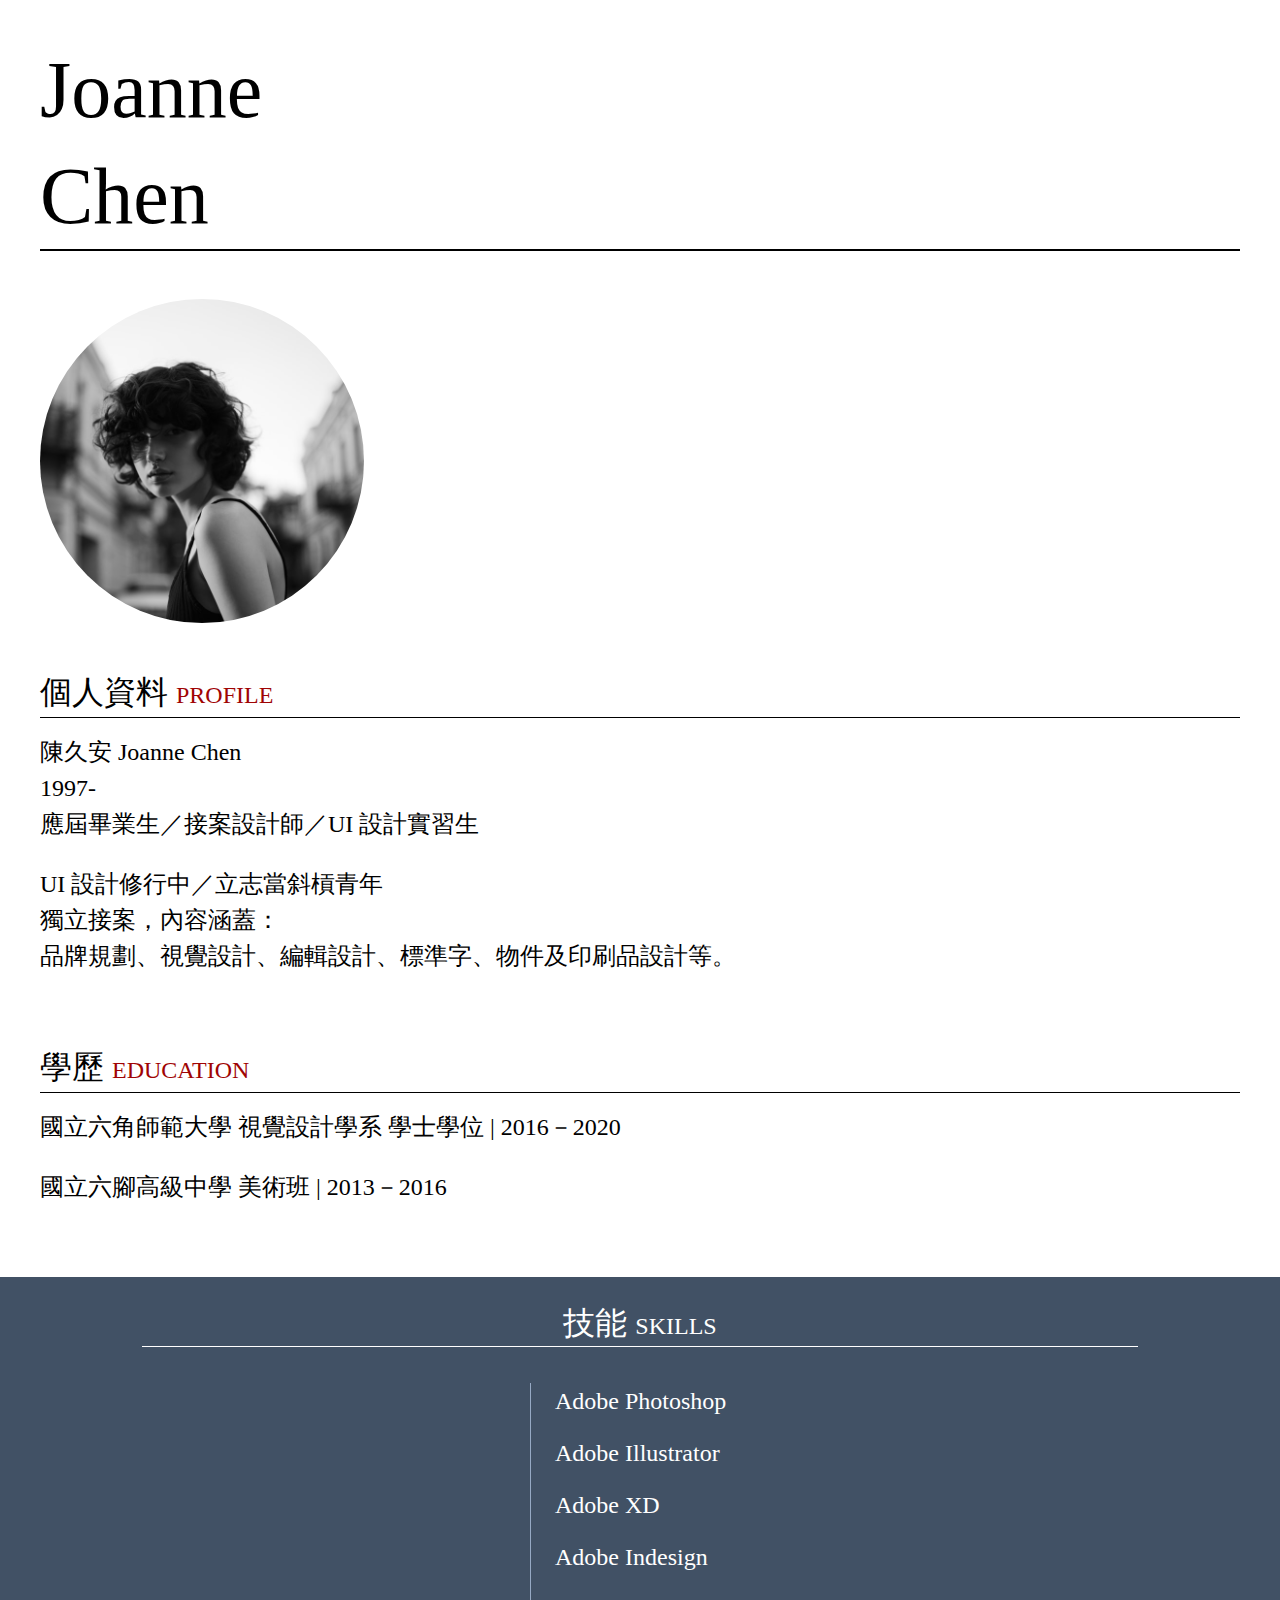
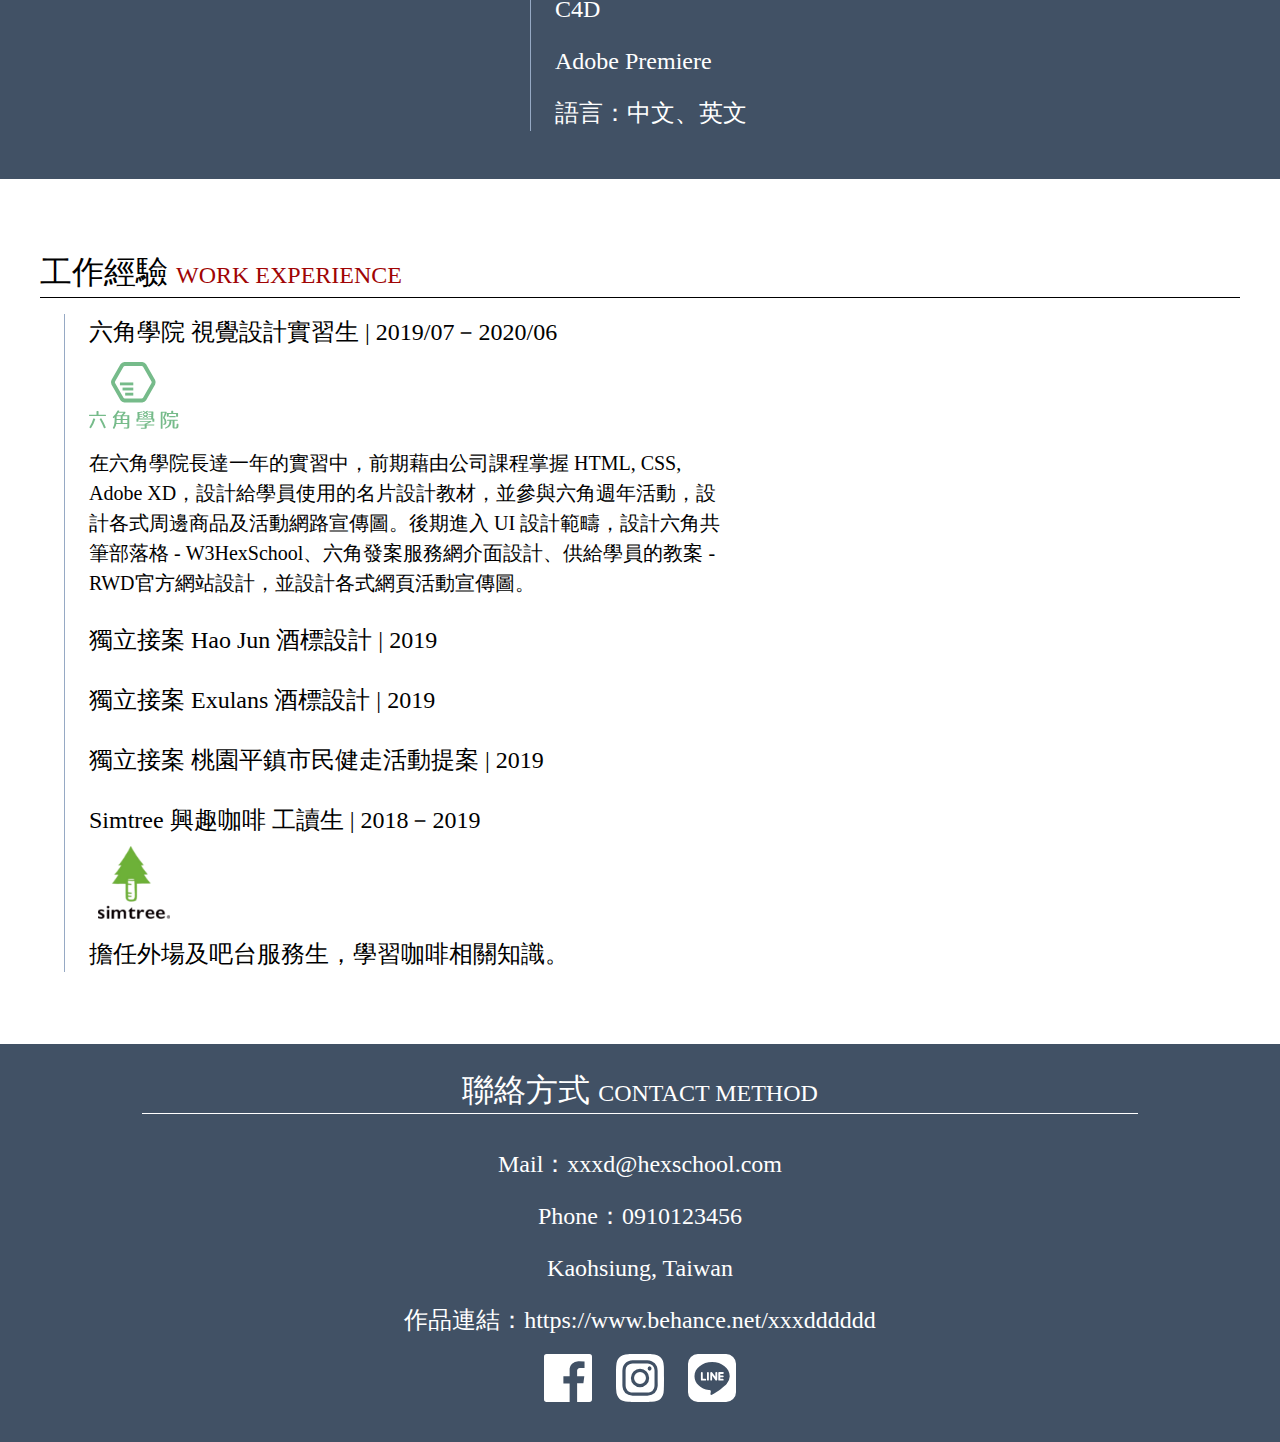
<file: Week1/個人網站/index.html>
<!DOCTYPE html>
<html lang="en">
<head>
    <meta charset="UTF-8">
    <meta http-equiv="X-UA-Compatible" content="IE=edge">
    <meta name="viewport" content="width=device-width, initial-scale=1.0">
    <title>個人網站</title>

    <link rel="stylesheet" href="css/all.css">
</head>
<body>
    <div class="wrap">
        <div class="header">
            <div class="container">
                <h1>Joanne<br>Chen</h1>
            </div>
        </div>
        <div class="content1">
            <div class="container">
                <img src="img/大頭貼.png" alt="大頭貼">
                <div class="profile">
                    <h2>個人資料 <span>PROFILE</span></h2>
                    <p>陳久安 Joanne Chen <br>1997- <br>應屆畢業生／接案設計師／UI 設計實習生</p>
                    <p>UI 設計修行中／立志當斜槓青年 <br>獨立接案，內容涵蓋： <br>品牌規劃、視覺設計、編輯設計、標準字、物件及印刷品設計等。</p>
                </div>
                <div class="education">
                    <h2>學歷 <span>EDUCATION</span></h2>
                    <p>國立六角師範大學 視覺設計學系 學士學位 | 2016－2020</p>
                    <p>國立六腳高級中學 美術班 | 2013－2016</p>
                </div>
            </div>
        </div>
        <div class="footer1">
            <h2>技能 <span>SKILLS</span></h2>
            <ul>
                <li>Adobe Photoshop</li>
                <li>Adobe Illustrator</li>
                <li>Adobe XD</li>
                <li>Adobe Indesign</li>
                <li>C4D</li>
                <li>Adobe Premiere</li>
                <li>語言：中文、英文</li>
            </ul>
        </div>
        <div class="content2">
            <div class="container">
                <h2>工作經驗 <span>WORK EXPERIENCE</span></h2>
                <div class="workExp">
                    <p>六角學院 視覺設計實習生 | 2019/07－2020/06</p>
                    <img src="img/Group 7.svg" alt="六角學院">
                    <p class="intro">在六角學院長達一年的實習中，前期藉由公司課程掌握 HTML, CSS, Adobe XD，設計給學員使用的名片設計教材，並參與六角週年活動，設計各式周邊商品及活動網路宣傳圖。後期進入 UI 設計範疇，設計六角共筆部落格 - W3HexSchool、六角發案服務網介面設計、供給學員的教案 - RWD官方網站設計，並設計各式網頁活動宣傳圖。</p>
                    <p>獨立接案 Hao Jun 酒標設計 | 2019</p>
                    <p>獨立接案 Exulans 酒標設計 | 2019</p>
                    <p>獨立接案 桃園平鎮市民健走活動提案 | 2019</p>
                    <p>Simtree 興趣咖啡 工讀生 | 2018－2019</p>
                    <img src="img/Group 8.png" alt="simtree">
                    <p>擔任外場及吧台服務生，學習咖啡相關知識。</p>
                </div>
            </div>
        </div>
        <div class="footer2">
            <h2>聯絡方式 <span>CONTACT METHOD</span></h2>
            <ul>
                <li>Mail：xxxd@hexschool.com</li>
                <li>Phone：0910123456</li>
                <li>Kaohsiung, Taiwan</li>
                <li>作品連結：https://www.behance.net/xxxdddddd</li>
            </ul>
            <ul class="icon">
                <li><a href="#"><img src="img/facebook.svg" alt="facebook"></a></li>
                <li><a href="#"><img src="img/instagram-alt.svg" alt="instagram"></a></li>
                <li><a href="#"><img src="img/line.svg" alt="line"></a></li>
            </ul>
        </div>
    </div>
</body>
</html>
</file>
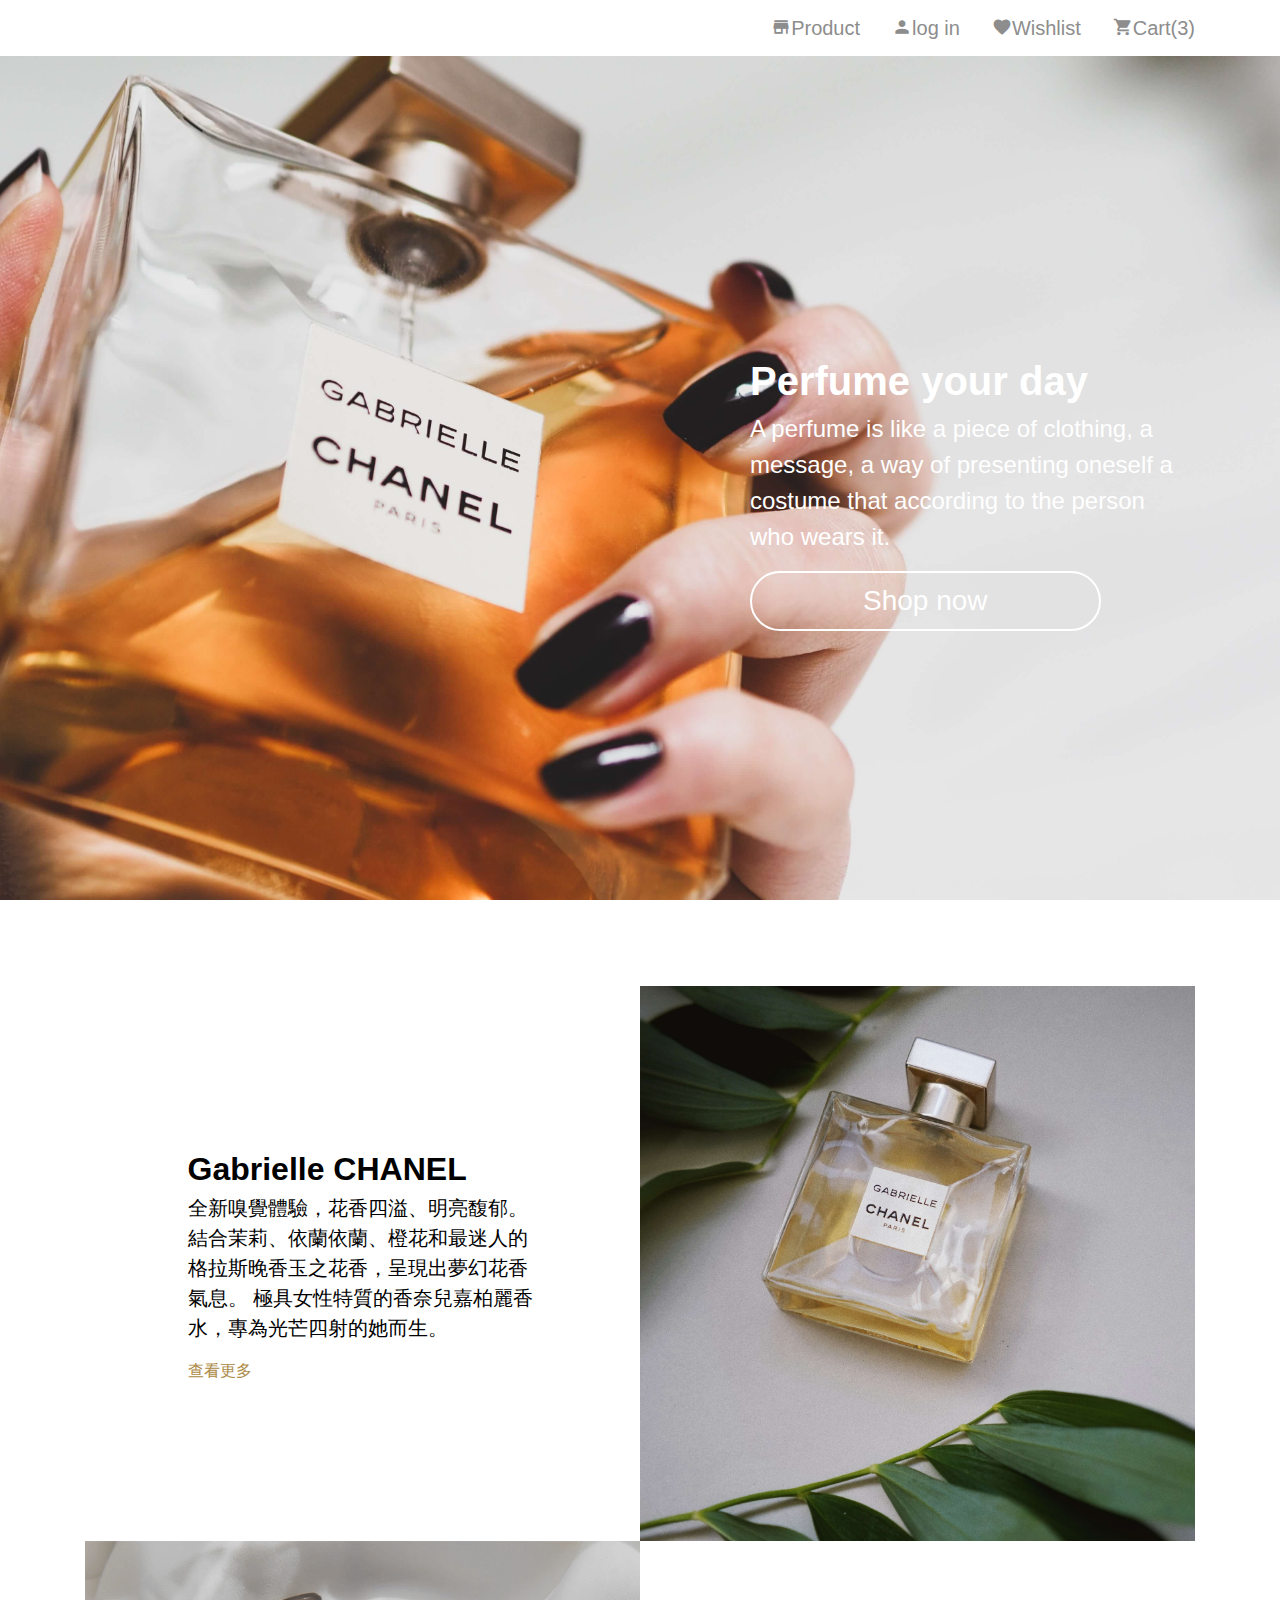
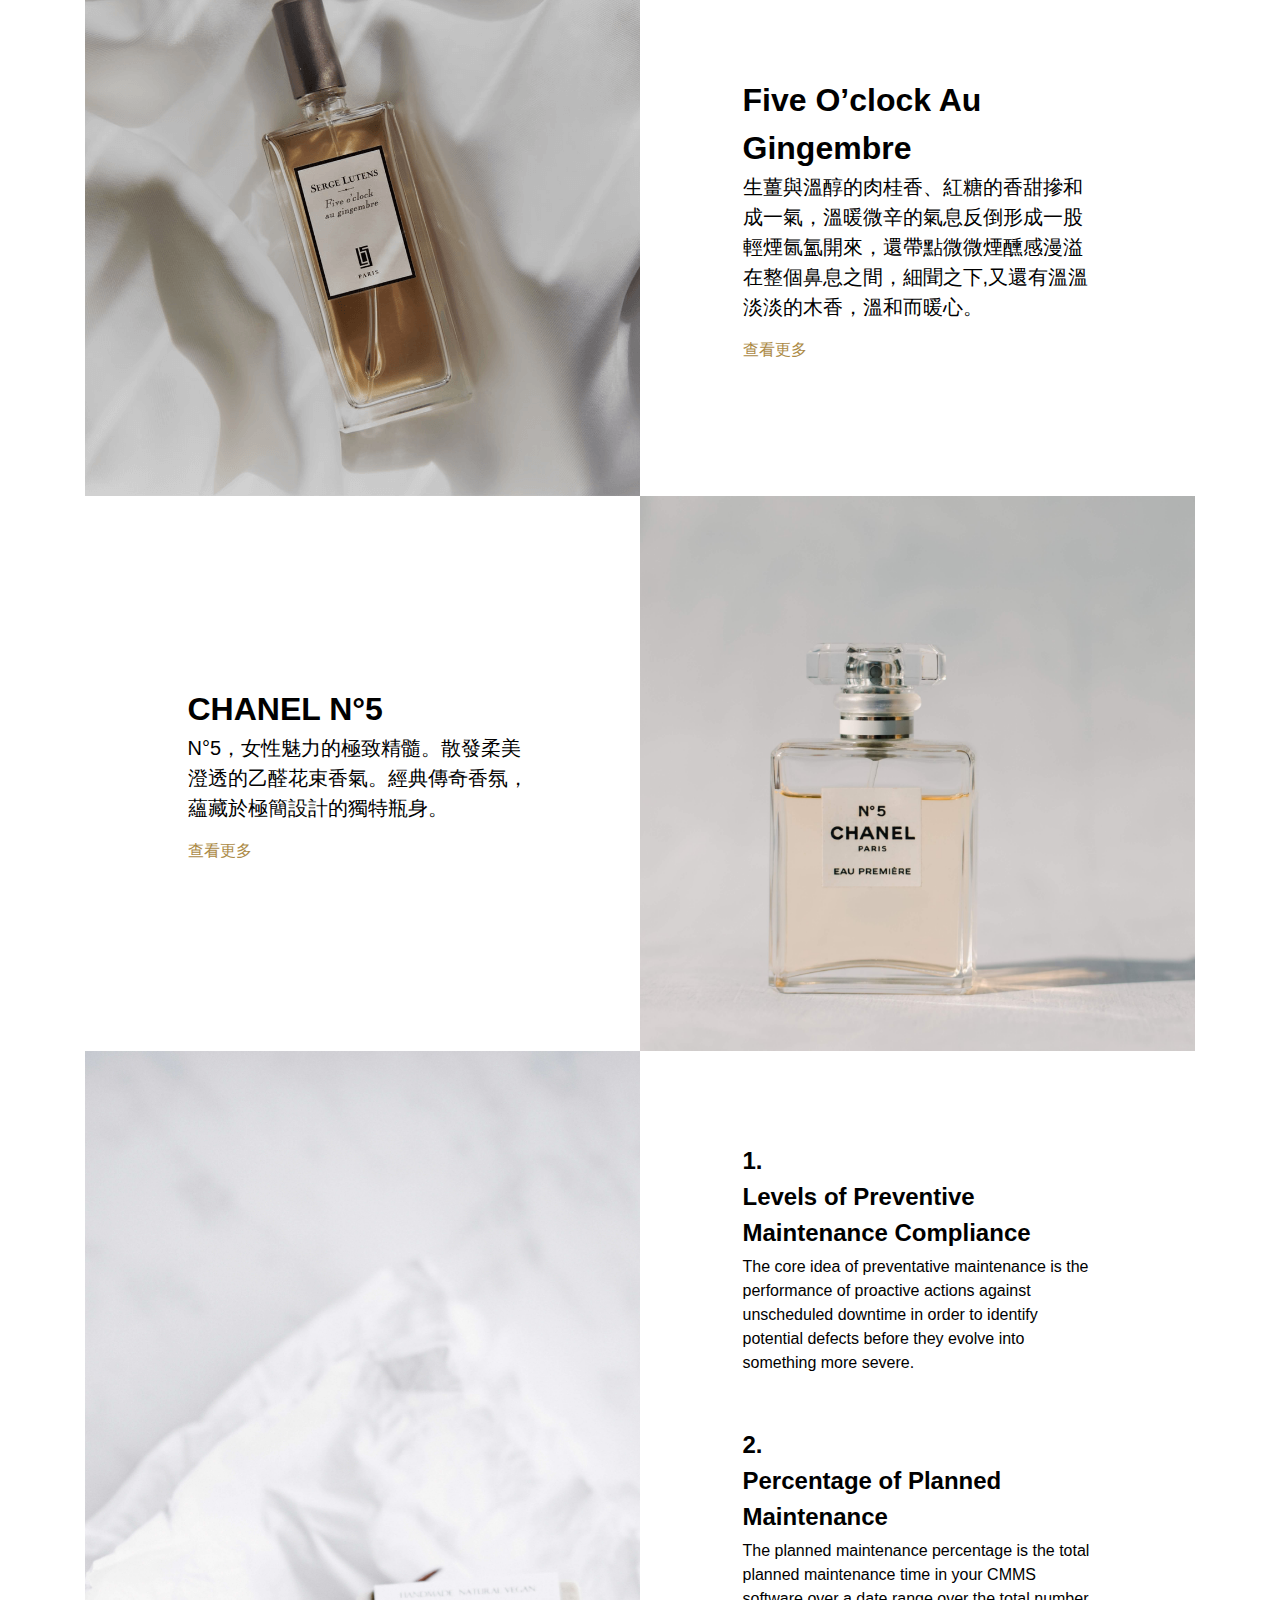
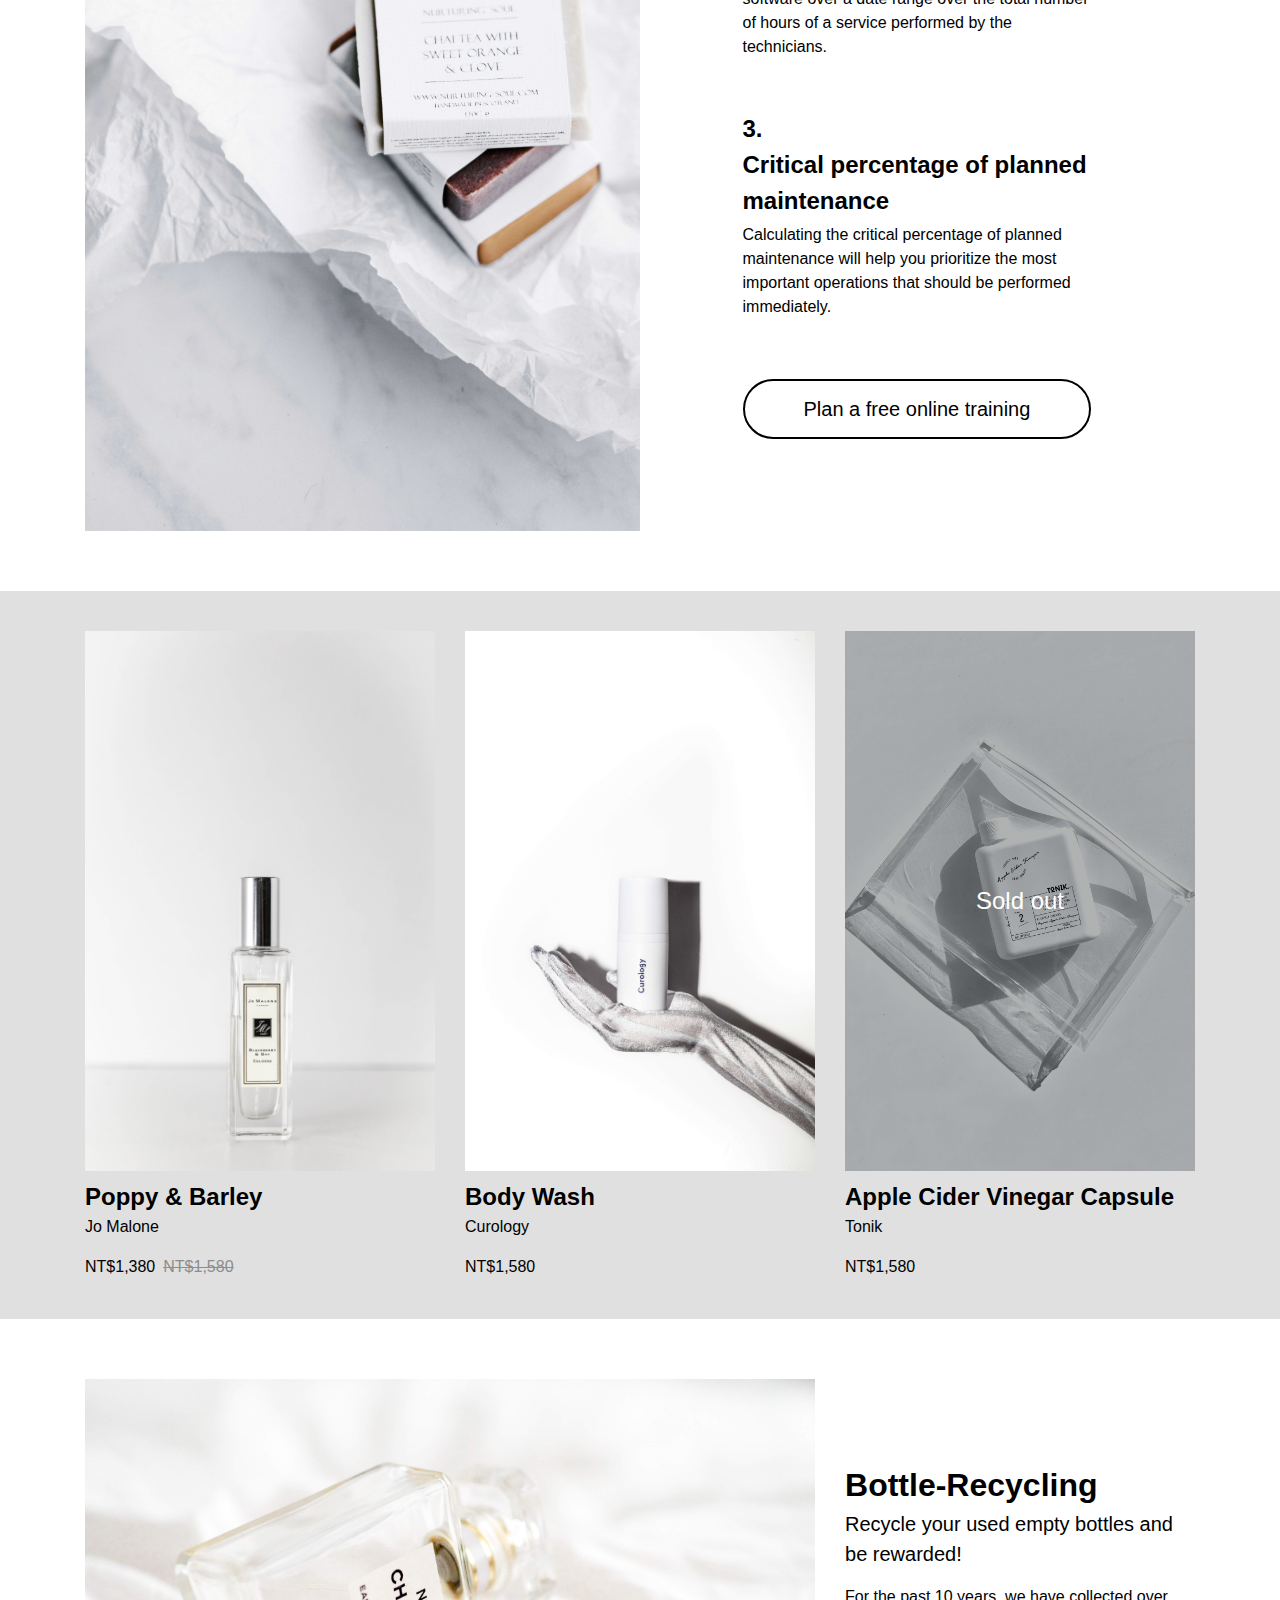
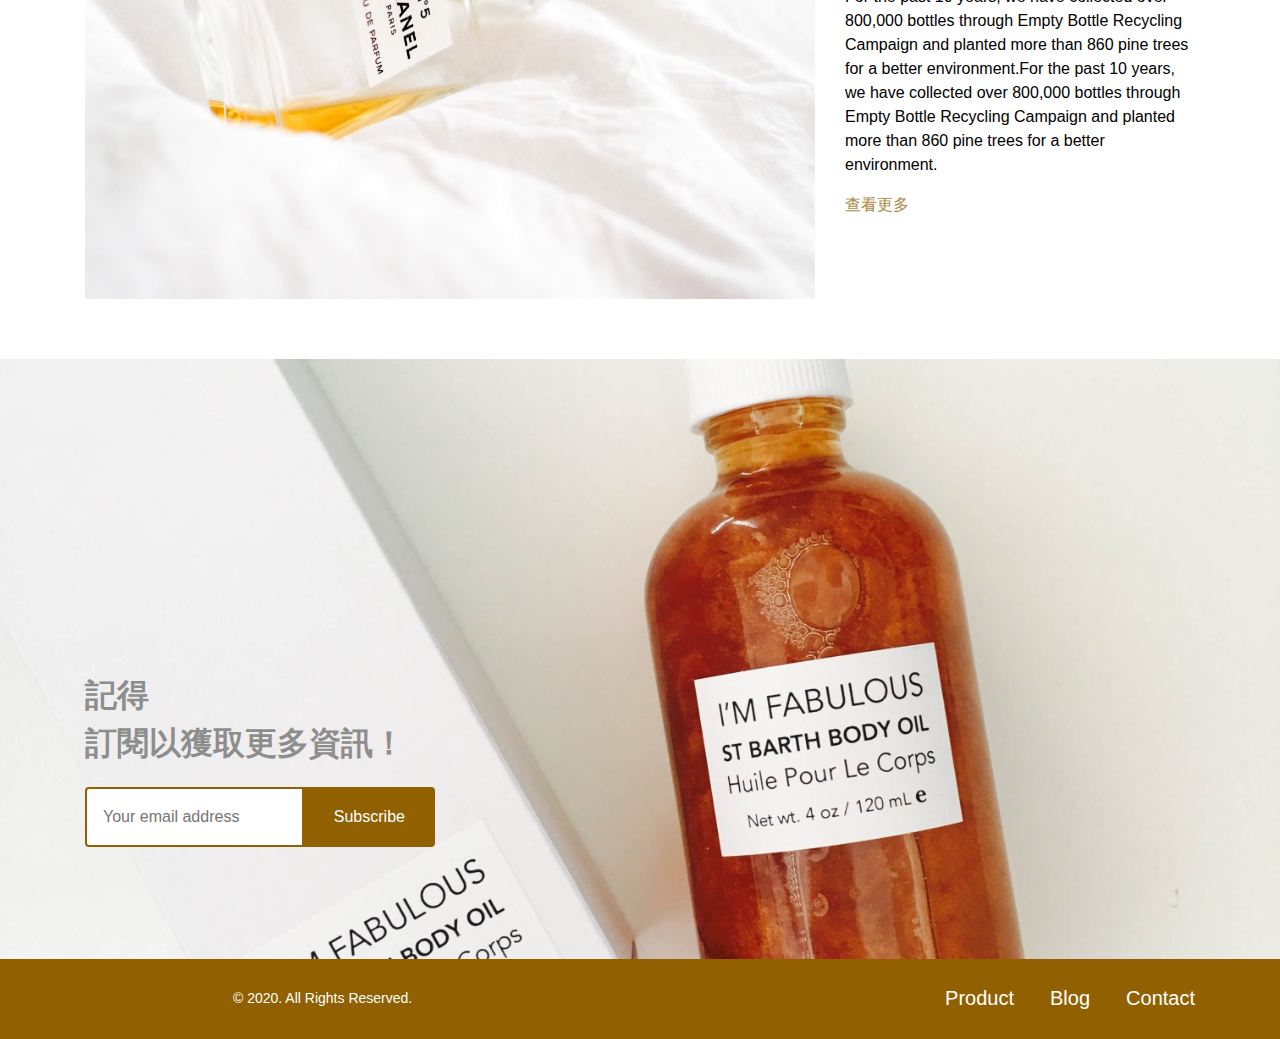
<file: Week2/主線/index.html>
<!DOCTYPE html>
<html lang="en">
<head>
    <meta charset="UTF-8">
    <meta http-equiv="X-UA-Compatible" content="IE=edge">
    <meta name="viewport" content="width=device-width, initial-scale=1.0">
    <title>香水電商</title>

    <link href="https://fonts.googleapis.com/icon?family=Material+Icons" rel="stylesheet">
    <link rel="stylesheet" href="css/index.css">

    <script type="text/javascript" src="js/jquery-3.6.0.min.js"></script>
    <script type="text/javascript" src="js/all.js"></script>


</head>
<body>
    <div class="header container">
        <h1 class="logo"><a href="#">香水電商logo</a></h1>
        <ul class="menu">
            <li><a href="#"><span class="material-icons">store</span>Product</a></li>
            <li><a href="#"><span class="material-icons">person</span>log in</a></li>
            <li><a href="#"><span class="material-icons">favorite</span>Wishlist</a></li>
            <li><a href="#"><span class="material-icons">shopping_cart</span>Cart(3)</a></li>
        </ul>
        <a href="#" class="cart"><span class="material-icons">shopping_cart</span><em>3</em></a>
        <a href="#" class="showmenu"><span class="material-icons">menu</span></a>
        <ul class="menu2">
            <li><a href="#">Product</a></li>
            <li><a href="#">Wishlist</a></li>
            <li><a href="#">Blog</a></li>
            <li><a href="#">Contact</a></li>
            <li><a href="#">log in</a></li>
        </ul>
    </div>
    <div class="banner1">
        <div class="container">
            <div class="text">
                <h2>Perfume your day</h2>
                <p class="mb-2">A perfume is like a piece of clothing, a message, a way of presenting oneself a costume that according to the person who wears it.</p>
                <button>Shop now</button>                      
            </div>
        </div>
    </div>
    <ul class="product-intro container">
        <li class="rowReverse">
            <div class="photo1"></div>
            <div class="product-text">
                <div class="text">
                    <h2>Gabrielle CHANEL</h2>
                    <p class="mb-2">全新嗅覺體驗，花香四溢、明亮馥郁。結合茉莉、依蘭依蘭、橙花和最迷人的格拉斯晚香玉之花香，呈現出夢幻花香氣息。 極具女性特質的香奈兒嘉柏麗香水，專為光芒四射的她而生。</p>
                    <a href="#"><span>查看更多</span></a> 
                </div>
            </div>
        </li>
        <li>
            <div class="photo2"></div>
            <div class="product-text">
                <div class="text">
                    <h2>Five O’clock Au Gingembre</h2>
                    <p class="mb-2">生薑與溫醇的肉桂香、紅糖的香甜摻和成一氣，溫暖微辛的氣息反倒形成一股輕煙氤氳開來，還帶點微微煙醺感漫溢在整個鼻息之間，細聞之下,又還有溫溫淡淡的木香，溫和而暖心。</p>
                    <a href="#"><span>查看更多</span></a> 
                </div>
            </div>
        </li>
        <li class="rowReverse">
            <div class="photo3"></div>
            <div class="product-text">
                <div class="text">
                    <h2>CHANEL N°5</h2>
                    <p class="mb-2">N°5，女性魅力的極致精髓。散發柔美澄透的乙醛花束香氣。經典傳奇香氛，蘊藏於極簡設計的獨特瓶身。</p>
                    <a href="#"><span>查看更多</span></a> 
                </div>
            </div>
        </li>
        <li>
            <div class="photo4"></div>
            <div class="product-text">
                <div class="text">
                    <h3>1. <br>Levels of Preventive Maintenance Compliance</h3>
                    <p>The core idea of preventative maintenance is the performance of proactive actions against unscheduled downtime in order to identify potential defects before they evolve into something more severe.</p>
                    <h3>2. <br>Percentage of Planned Maintenance</h3>
                    <p>The planned maintenance percentage is the total planned maintenance time in your CMMS software over a date range over the total number of hours of a service performed by the technicians.</p>
                    <h3>3. <br>Critical percentage of planned maintenance</h3>
                    <p>Calculating the critical percentage of planned maintenance will help you prioritize the most important operations that should be performed immediately.</p>
                    <button>Plan a free online training</button>
                </div>
            </div>
        </li>
    </ul>
    <div class="product-list">
        <div class="container">
            <ul>
                <li>
                    <div class="photo1 mb-1"></div>
                    <h2>Poppy & Barley</h2>
                    <p class="mb-2">Jo Malone</p>
                    <p>NT$1,380&ensp;<span>NT$1,580</span></p>
                </li>
                <li>
                    <div class="photo2 mb-1"></div>
                    <h2>Body Wash</h2>
                    <p class="mb-2">Curology</p>
                    <p>NT$1,580</p>
                </li>
                <li>
                    <div class="photo3 mb-1">
                        <div class="soldOut"></div>
                        <p>Sold out</p>
                    </div>
                    <h2>Apple Cider Vinegar Capsule</h2>
                    <p class="mb-2">Tonik</p>
                    <p>NT$1,580</p>
                </li>
            </ul>
        </div>
    </div>
    <div class="product-recycle container">
        <div class="photo"></div>
        <div class="text">
            <h2>Bottle-Recycling</h2>
            <p class="mb-2">Recycle your used empty bottles and be rewarded!</p>
            <span class="mb-2">For the past 10 years, we have collected over 800,000 bottles through Empty Bottle Recycling Campaign and planted more than 860 pine trees for a better environment.For the past 10 years, we have collected over 800,000 bottles through Empty Bottle Recycling Campaign and planted more than 860 pine trees for a better environment.</span>
            <a href="#"><span>查看更多</span></a>
        </div>
    </div>
    <div class="banner2">
        <div class="container">
            <div class="text">
                <h3>記得<br>訂閱以獲取更多資訊！</h3>
                <form action="#">
                    <input type="email" placeholder="Your email address">
                    <input type="submit" value="Subscribe">
                </form>                                   
            </div>
        </div>
    </div>
    <div class="footer">
        <div class="container">
            <div class="logo_rights">
                <a href="#"></a>
                <p>© 2020. All Rights Reserved.</p>
            </div>
            <ul class="bottom-menu">
                <li><a href="#">Product</a></li>
                <li><a href="#">Blog</a></li>
                <li><a href="#">Contact</a></li>
            </ul>                
        </div>
    </div>
</body>
</html>
</file>
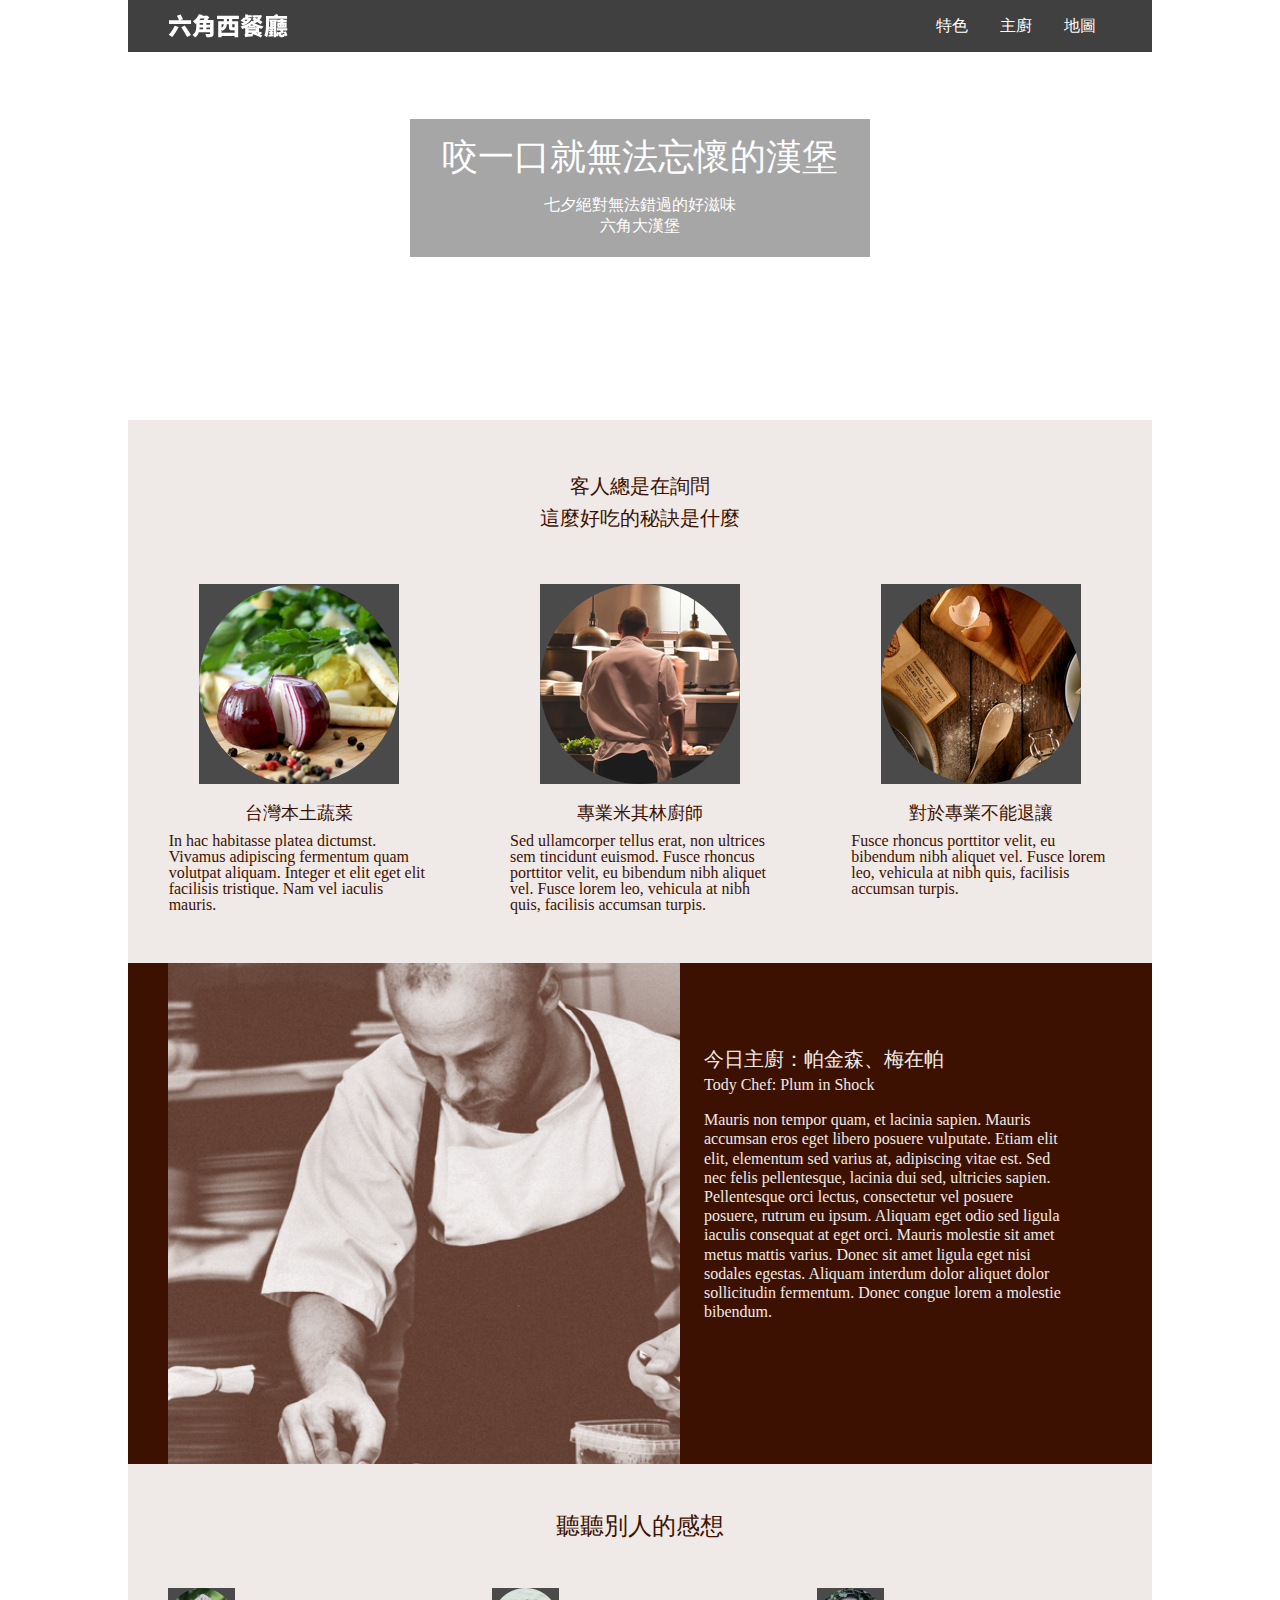
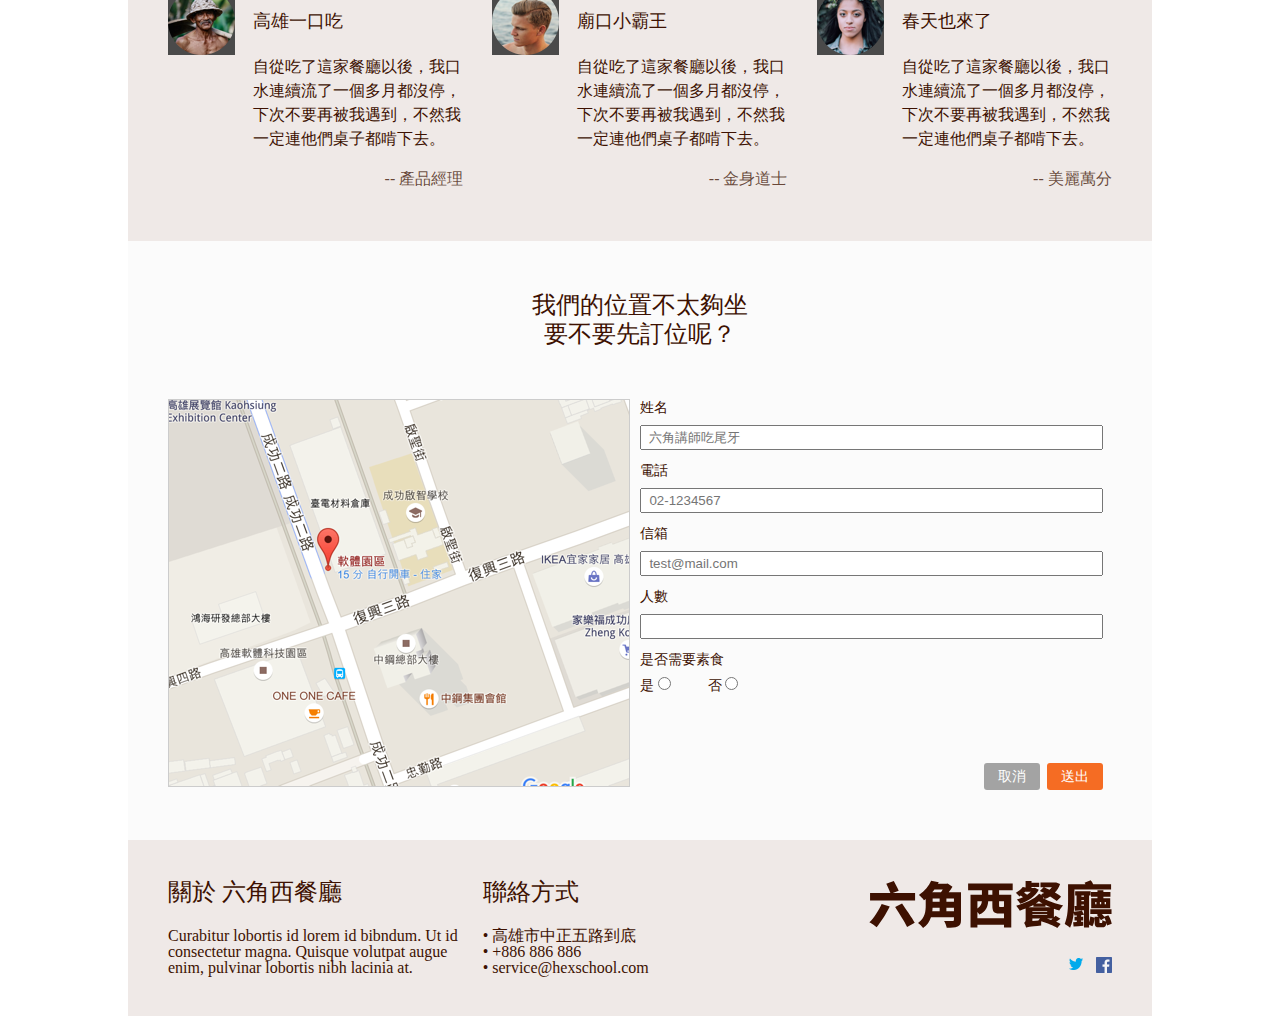
<file: 課前作業/homework3/index.html>
<!DOCTYPE html>
<html lang="en">
<head>
    <meta charset="UTF-8">
    <meta http-equiv="X-UA-Compatible" content="IE=edge">
    <meta name="viewport" content="width=device-width, user-scalable=no, initial-scale=1.0, maximum-scale=1.0, minimum-scale=1.0">
    <title>首頁</title>

    <link rel="stylesheet" href="css/index.css">

    <script  type="text/javascript" src="js/jquery-3.6.0.min.js"></script>
    <script type="text/javascript" src="js/all.js"></script>
</head>
<body>
    <div class="wrap">
        <div class="header">
            <div class="topbar">
                <img src="image/logo_w(null).svg" alt="六角西餐廳">
                <ul class="menu">
                    <li><a href="#">特色</a></li>
                    <li><a href="#">主廚</a></li>
                    <li><a href="#">地圖</a></li>
                </ul>
                <a href="#" class="showmenu">menu</a>
            </div>
            <div class="topcontent">
                <h1>咬一口就無法忘懷的漢堡</h1>
                <p>七夕絕對無法錯過的好滋味<br>六角大漢堡</p>
            </div>
        </div>
        <div class="content">
            <div class="intro">
                <div class="title">
                    <h2>客人總是在詢問<br>這麼好吃的秘訣是什麼</h2>
                </div>                
                <ul>
                    <li>
                        <img src="image/feature_1.png" alt="">
                        <h3>台灣本土蔬菜</h3>
                        <p>In hac habitasse platea dictumst. Vivamus adipiscing fermentum quam volutpat aliquam. Integer et elit eget elit facilisis tristique. Nam vel iaculis mauris.</p>
                    </li>
                    <li>
                        <img src="image/feature_2.png" alt="">
                        <h3>專業米其林廚師</h3>
                        <p>Sed ullamcorper tellus erat, non ultrices sem tincidunt euismod. Fusce rhoncus porttitor velit, eu bibendum nibh aliquet vel. Fusce lorem leo, vehicula at nibh quis, facilisis accumsan turpis.</p>
                    </li>
                    <li>
                        <img src="image/feature_3.png" alt="">
                        <h3>對於專業不能退讓</h3>
                        <p>Fusce rhoncus porttitor velit, eu bibendum nibh aliquet vel. Fusce lorem leo, vehicula at nibh quis, facilisis accumsan turpis.</p>
                    </li>
                </ul>
            </div>
            <div class="chef">
                <img src="image/main_chef_brown.png" alt="主廚">
                <div class="cheftext">
                    <h4>今日主廚：帕金森、梅在帕</h4>
                    <p>Tody Chef: Plum in Shock</p>
                    <p>Mauris non tempor quam, et lacinia sapien. Mauris accumsan eros eget libero posuere vulputate. Etiam elit elit, elementum sed varius at, adipiscing vitae est. Sed nec felis pellentesque, lacinia dui sed, ultricies sapien. Pellentesque orci lectus, consectetur vel posuere posuere, rutrum eu ipsum. Aliquam eget odio sed ligula iaculis consequat at eget orci. Mauris molestie sit amet metus mattis varius. Donec sit amet ligula eget nisi sodales egestas. Aliquam interdum dolor aliquet dolor sollicitudin fermentum. Donec congue lorem a molestie bibendum.</p>                    
                </div>
            </div>
            <div class="opinion">
                <div class="title">
                    <h2>聽聽別人的感想</h2>
                </div>                
                <ul>
                    <li>
                        <div class="opinionperson">
                            <img src="image/avatar_1.png" alt="頭像1">
                            <h5>高雄一口吃</h5>
                        </div>
                        <div class="opiniontext">
                            <p>自從吃了這家餐廳以後，我口水連續流了一個多月都沒停，下次不要再被我遇到，不然我一定連他們桌子都啃下去。</p>                            
                            <span> -- 產品經理</span>                            
                        </div>
                    </li>
                    <li>
                        <div class="opinionperson">
                            <img src="image/avatar_2.png" alt="頭像2">
                            <h5>廟口小霸王</h5>
                        </div>
                        <div class="opiniontext">
                            <p>自從吃了這家餐廳以後，我口水連續流了一個多月都沒停，下次不要再被我遇到，不然我一定連他們桌子都啃下去。</p>
                            <span> -- 金身道士</span>                            
                        </div>
                    </li>
                    <li>
                        <div class="opinionperson">
                            <img src="image/avatar_3.png" alt="頭像3">
                            <h5>春天也來了</h5>
                        </div>
                        <div class="opiniontext">
                            <p>自從吃了這家餐廳以後，我口水連續流了一個多月都沒停，下次不要再被我遇到，不然我一定連他們桌子都啃下去。</p>
                            <span> -- 美麗萬分</span>                            
                        </div>
                    </li>
                </ul>
            </div>
            <div class="reservation">
                <p>我們的位置不太夠坐<br>要不要先訂位呢？</p>
                <div class="map">
                    <ul>
                        <li><img src="image/Map.png" alt="地圖"></li>
                        <li>                    
                            <form action="#">
                                <label for="name">姓名</label><br>
                                <input type="text" id="name" placeholder="  六角講師吃尾牙" name="name"><br>
                                <label for="phNum">電話</label><br>
                                <input type="text" id="phNum" placeholder="  02-1234567" name="phNum"><br>
                                <label for="mail">信箱</label><br>
                                <input type="text" id="mail" placeholder="  test@mail.com" name="mail"><br>
                                <label for="peoNum">人數</label><br>
                                <input type="text" id="peoNum" name="peoNum">
                                <label>是否需要素食</label><br>
                                <label for="yes">是 <input type="radio" value="yes" name="yes"></label> 
                                <label for="no">否 <input type="radio" value="no" name="no"></label>

                                <button type="reset" class="delete">取消</button>
                                <button type="submit" class="deliver">送出</button>
                            </form>
                        </li>
                    </ul>
                </div>
            </div>
        </div>
        <div class="footer">
            <div class="footerabout">
                <h6>關於 六角西餐廳</h6>
                <p>Curabitur lobortis id lorem id bibndum. Ut id consectetur magna. Quisque volutpat augue enim, pulvinar lobortis nibh lacinia at. </p>
            </div>
            <div class="footercontact">
                <h6>聯絡方式</h6>
                <p>•    高雄市中正五路到底<br>•    +886 886 886<br>•    service@hexschool.com</p>
            </div>
            <div class="footericon">
                <img src="image/logo_l(null).svg" alt="六角西餐廳" class="logo">
                <ul>
                    <li><a href="#"><img src="image/twitter_icon.png" alt="twitter"></a></li>
                    <li><a href="#"><img src="image/fb_icon.png" alt="facebook"></a></li>
                </ul>
            </div>
        </div>
    </div>
</body>
</html>
</file>
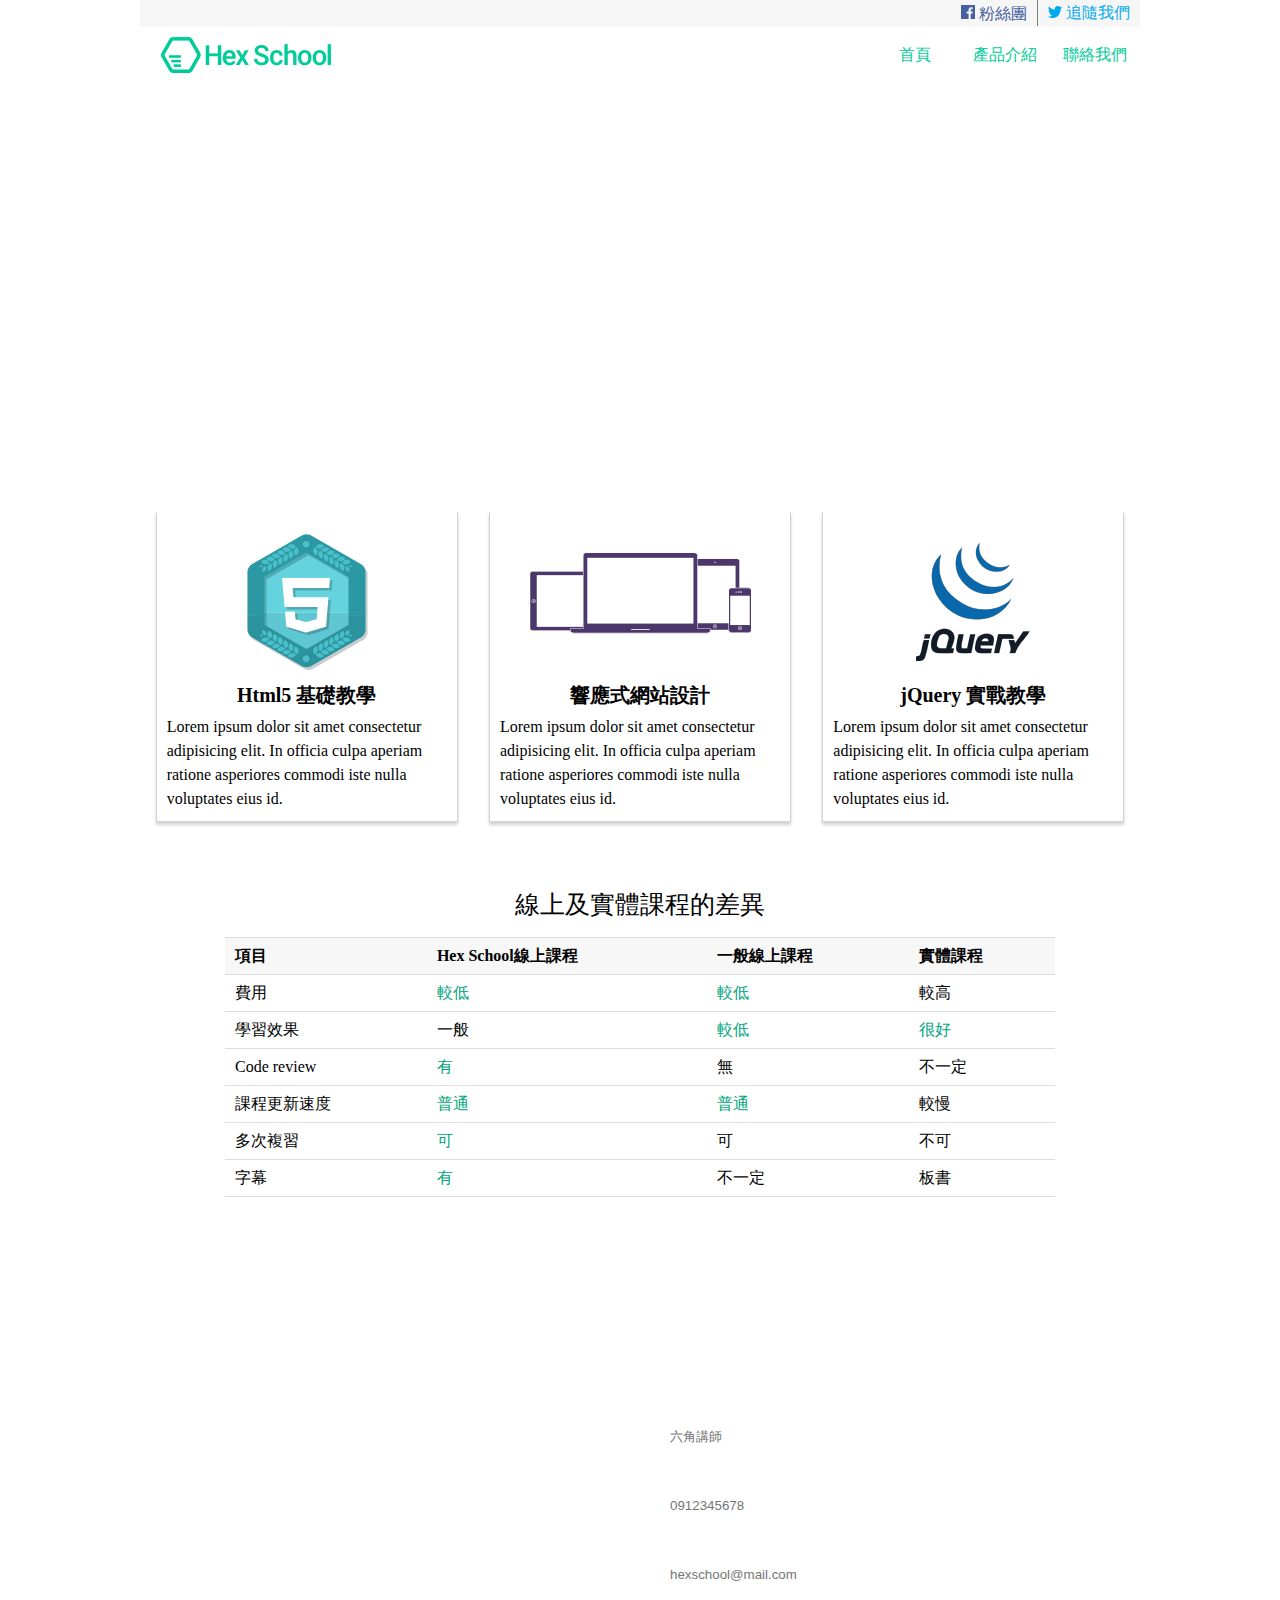
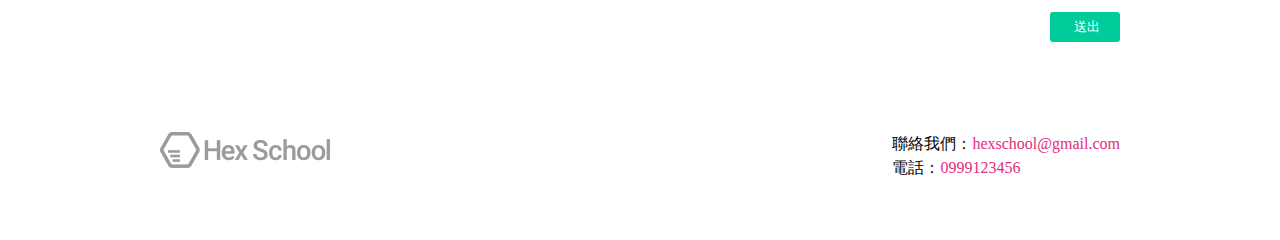
<file: 課前作業/homework1/homework1.html>
<!DOCTYPE html>
<html lang="en">
<head>
    <meta charset="UTF-8">
    <meta http-equiv="X-UA-Compatible" content="IE=edge">
    <meta name="viewport" content="width=device-width, initial-scale=1.0">
    <title>使用html做網站</title>

    <link rel="stylesheet" href="css/homework1.css">
</head>
<body>
    <div class="wrap">
        <div class="topbar">
            <ul>
                <li><a href="#" class="fb"><img src="images/fb_icon.png" alt="FB"> 粉絲團</a></li>
                <li><a href="#" class="twitter"><img src="images/twitter_icon.png" alt="twitter"> 追隨我們</a></li>
            </ul>
        </div>
        <div class="header">
            <a href="#" class="logo">
                <img src="images/logo.png" alt="六角logo">
            </a>
            <ul class="menu">
                <li><a href="#">首頁</a></li>
                <li><a href="#">產品介紹</a></li>
                <li><a href="#">聯絡我們</a></li>
            </ul>
        </div>
        <div class="topContent">
            <p>六角學院<br>讓您奠定良好的基礎</p>
        </div>
        <div class="mid1_content">
            <div class="course">
                <div class="course-item">
                    <img src="images/html.png" alt="Html5圖片">
                    <h2>Html5 基礎教學</h2>
                    <p>Lorem ipsum dolor sit amet consectetur adipisicing elit. In officia culpa aperiam ratione asperiores commodi iste nulla voluptates eius id.</p>
                </div>
                <div class="course-item">
                    <img src="images/rwd.png" alt="rwd圖片">
                    <h2>響應式網站設計</h2>
                    <p>Lorem ipsum dolor sit amet consectetur adipisicing elit. In officia culpa aperiam ratione asperiores commodi iste nulla voluptates eius id.</p>
                </div>
                <div class="course-item">
                    <img src="images/jQuery.png" alt="jQuery圖片">
                    <h2>jQuery 實戰教學</h2>
                    <p>Lorem ipsum dolor sit amet consectetur adipisicing elit. In officia culpa aperiam ratione asperiores commodi iste nulla voluptates eius id.</p>
                </div>
            </div>
        </div>
        <div class="mid2_content">
            <h3>線上及實體課程的差異</h3>
            <table class="compare">
                <tr>
                  <th>項目</th>
                  <th>Hex School線上課程</th>
                  <th>一般線上課程</th>
                  <th>實體課程</th>
                </tr>
                <tr>
                  <td>費用</td>
                  <td class="green">較低</td>
                  <td class="green">較低</td>
                  <td>較高</td>
                </tr>
                <tr>
                  <td>學習效果</td>
                  <td>一般</td>
                  <td class="green">較低</td>
                  <td class="green">很好</td>
                </tr>
                <tr>
                  <td>Code review</td>
                  <td class="green">有</td>
                  <td>無</td>
                  <td>不一定</td>
                </tr>
                <tr>
                  <td>課程更新速度</td>
                  <td class="green">普通</td>
                  <td class="green">普通</td>
                  <td>較慢</td>
                </tr>
                <tr>
                  <td>多次複習</td>
                  <td class="green">可</td>
                  <td>可</td>
                  <td>不可</td>
                </tr>
                <tr>
                  <td>字幕</td>
                  <td class="green">有</td>
                  <td>不一定</td>
                  <td>板書</td>
                </tr>
              </table>
        </div>
        <div class="bottomContent">
          <h3>對我們的課程有興趣嗎？<br>歡迎留下您的資料</h3>
          <div class="write">
            <div class="info"></div>
            <form action="#">
              <label for="name">姓名</label><br>
              <input type="text" id="name" placeholder="六角講師" name="name"><br>
              <label for="phNum">電話</label><br>
              <input type="text" id="phNum" placeholder="0912345678" name="phNum"><br>
              <label for="mail">信箱</label><br>
              <input type="text" id="mail" placeholder="hexschool@mail.com" name="mail">

              <input class="submit" type="submit" value="送出">
            </form>
          </div>
        </div>
        <div class="footer">
          <a href="#"><img src="images/footer_logo.png" alt="六角logo"></a>
          <p>聯絡我們：<a href="#">hexschool@gmail.com</a><br>電話：<a href="#">0999123456</a></p>
        </div>
    </div>
</body>
</html>
</file>
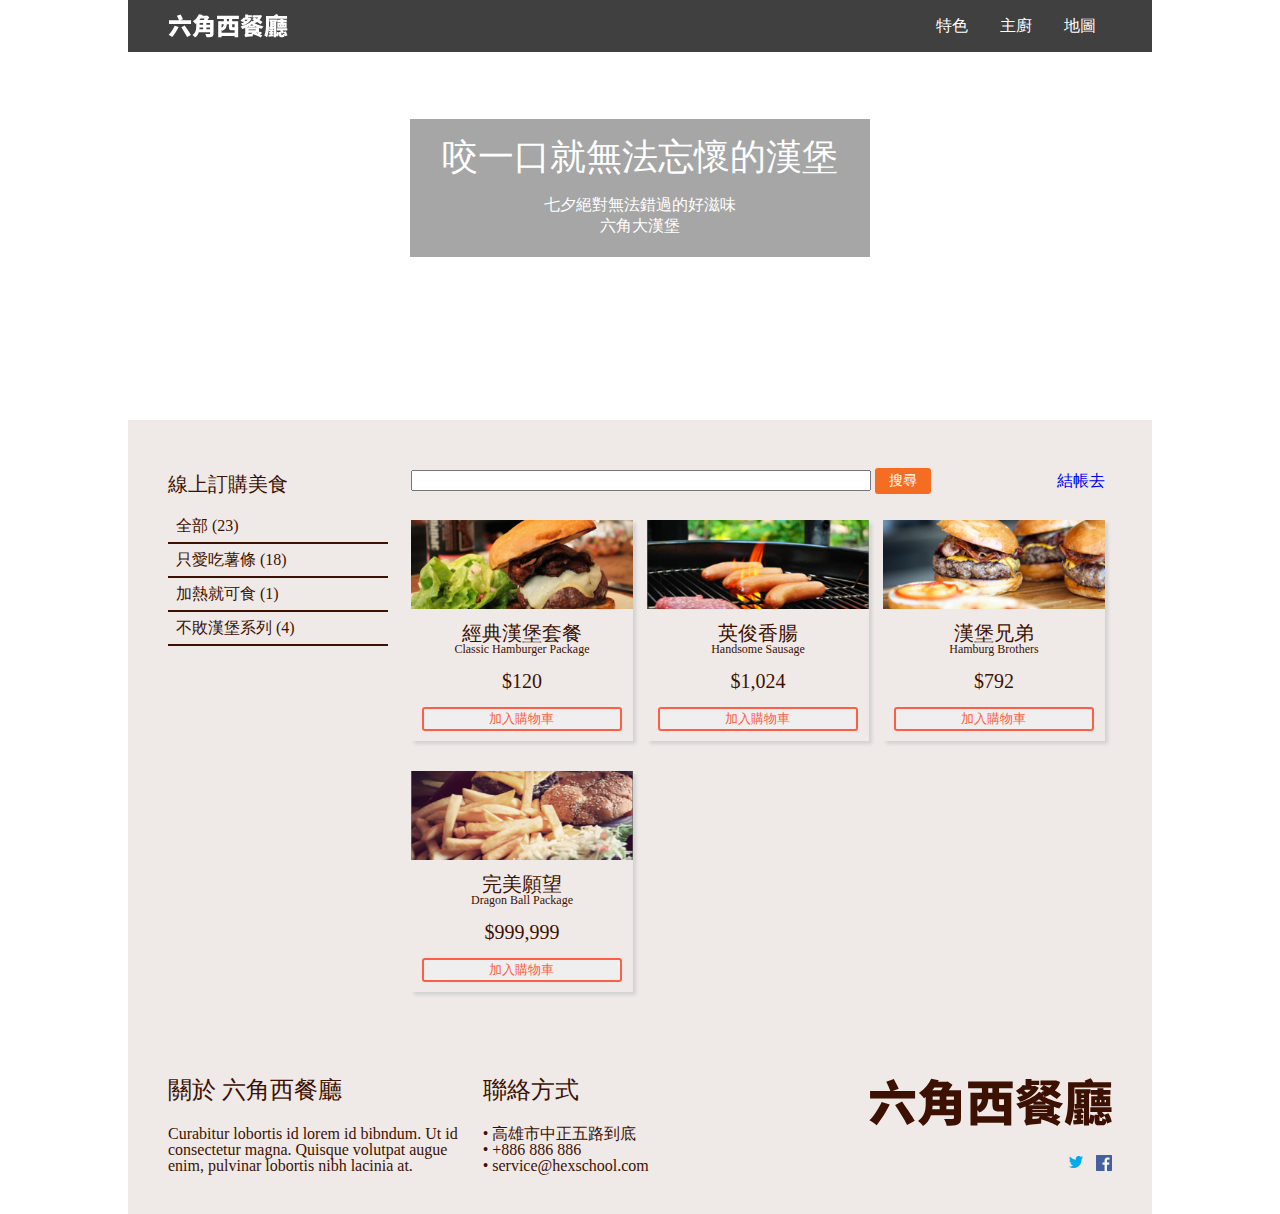
<file: 課前作業/homework3/cart.html>
<!DOCTYPE html>
<html lang="en">
<head>
    <meta charset="UTF-8">
    <meta http-equiv="X-UA-Compatible" content="IE=edge">
    <meta name="viewport" content="width=device-width, user-scalable=no, initial-scale=1.0, maximum-scale=1.0, minimum-scale=1.0">
    <title>線上訂購</title>

    <link rel="stylesheet" href="css/cart.css">

    <script  type="text/javascript" src="js/jquery-3.6.0.min.js"></script>
    <script type="text/javascript" src="js/all.js"></script>
</head>
<body>
    <div class="wrap">
        <div class="header">
            <div class="topbar">
                <img src="image/logo_w(null).svg" alt="六角西餐廳">
                <ul class="menu">
                    <li><a href="#">特色</a></li>
                    <li><a href="#">主廚</a></li>
                    <li><a href="#">地圖</a></li>
                </ul>
                <a href="#" class="showmenu">menu</a>
            </div>
            <div class="topcontent">
                <h1>咬一口就無法忘懷的漢堡</h1>
                <p>七夕絕對無法錯過的好滋味<br>六角大漢堡</p>
            </div>
        </div>
        <div class="content">
            <div class="menu">
                <h3>線上訂購美食</h3>
                <ul>
                    <li><a href="#">全部 (23)</a></li>
                    <li><a href="#">只愛吃薯條 (18)</a></li>
                    <li><a href="#">加熱就可食 (1)</a></li>
                    <li><a href="#">不敗漢堡系列 (4)</a></li>
                </ul>
            </div>
            <div class="shop">
                <div class="topbar">
                    <form action="#">
                        <input type="text" id="search" name="search">
                        <button type="submit" class="deliver">搜尋</button>
                    </form>
                    <span><a href="#">結帳去</a></span>
                </div>
                <div class="cart">
                    <ul>
                        <li>
                            <img src="image/product_1.png" alt="">
                            <h4>經典漢堡套餐</h4>
                            <p>Classic Hamburger Package</p>
                            <p class="price">$120</p>
                            <button type="submit">加入購物車</button>
                        </li>
                        <li>
                            <img src="image/product_2.png" alt="">
                            <h4>英俊香腸</h4>
                            <p>Handsome Sausage</p>
                            <p class="price">$1,024</p>
                            <button type="submit">加入購物車</button>
                        </li>
                        <li>
                            <img src="image/product_3.png" alt="">
                            <h4>漢堡兄弟</h4>
                            <p>Hamburg Brothers</p>
                            <p class="price">$792</p>
                            <button type="submit">加入購物車</button>
                        </li>
                        <li>
                            <img src="image/product_4.png" alt="">
                            <h4>完美願望</h4>
                            <p>Dragon Ball Package</p>
                            <p class="price">$999,999</p>
                            <button type="submit">加入購物車</button>
                        </li>
                    </ul>
                </div>
            </div>
        </div>
        <div class="footer">
            <div class="footerabout">
                <h6>關於 六角西餐廳</h6>
                <p>Curabitur lobortis id lorem id bibndum. Ut id consectetur magna. Quisque volutpat augue enim, pulvinar lobortis nibh lacinia at. </p>
            </div>
            <div class="footercontact">
                <h6>聯絡方式</h6>
                <p>•    高雄市中正五路到底<br>•    +886 886 886<br>•    service@hexschool.com</p>
            </div>
            <div class="footericon">
                <img src="image/logo_l(null).svg" alt="六角西餐廳" class="logo">
                <ul>
                    <li><a href="#"><img src="image/twitter_icon.png" alt="twitter"></a></li>
                    <li><a href="#"><img src="image/fb_icon.png" alt="facebook"></a></li>
                </ul>
            </div>
        </div>
    </div>
</body>
</html>
</file>
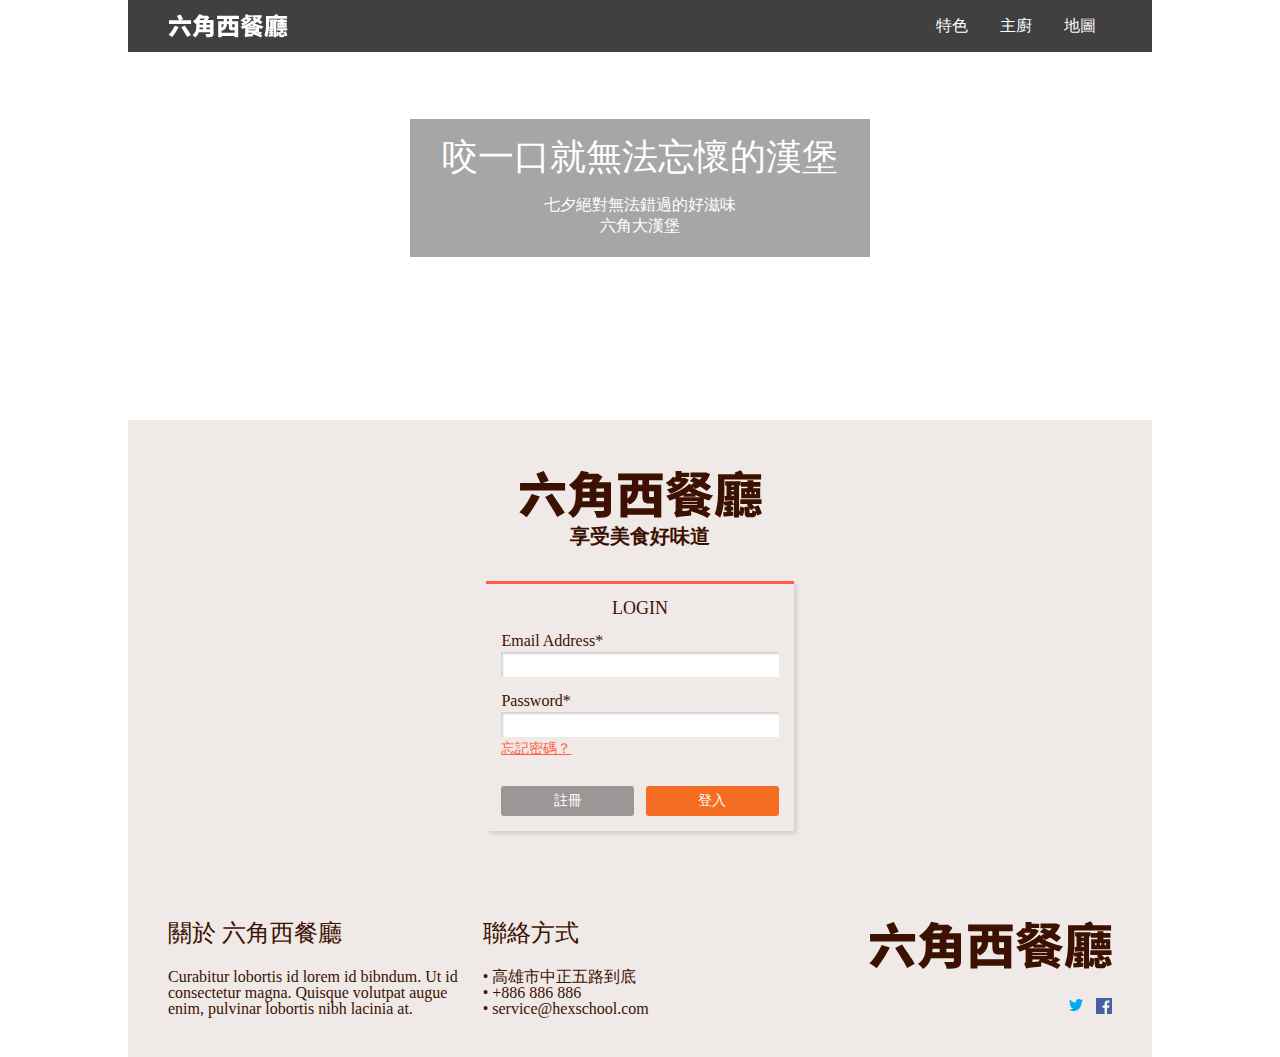
<file: 課前作業/homework3/login.html>
<!DOCTYPE html>
<html lang="en">
<head>
    <meta charset="UTF-8">
    <meta http-equiv="X-UA-Compatible" content="IE=edge">
    <meta name="viewport" content="width=device-width, user-scalable=no, initial-scale=1.0, maximum-scale=1.0, minimum-scale=1.0">
    <title>登入</title>

    <link rel="stylesheet" href="css/login.css">

    <script  type="text/javascript" src="js/jquery-3.6.0.min.js"></script>
    <script type="text/javascript" src="js/all.js"></script>
</head>
<body>
    <div class="wrap">
        <div class="header">
            <div class="topbar">
                <img src="image/logo_w(null).svg" alt="六角西餐廳">
                <ul class="menu">
                    <li><a href="#">特色</a></li>
                    <li><a href="#">主廚</a></li>
                    <li><a href="#">地圖</a></li>
                </ul>
                <a href="#" class="showmenu">menu</a>
            </div>
            <div class="topcontent">
                <h1>咬一口就無法忘懷的漢堡</h1>
                <p>七夕絕對無法錯過的好滋味<br>六角大漢堡</p>
            </div>
        </div>
        <div class="content">
            <div class="title">            
                <img src="image/logo_l(null).svg" alt="六腳西餐廳">
                <h3>享受美食好味道</h3>
            </div>
            <div class="login_signup">
                <p>LOGIN</p>
                <form action="#">
                    <label for="email">Email Address*</label>
                    <input type="text" name="email" id="email">
                    <label for="password">Password*</label>
                    <input type="text" name="password" id="password">
                    <a href="#">忘記密碼？</a>

                    <button type="submit" class="signup">註冊</button>
                    <button type="submit" class="login">登入</button>
                </form>
            </div>
        </div>
        <div class="footer">
            <div class="footerabout">
                <h6>關於 六角西餐廳</h6>
                <p>Curabitur lobortis id lorem id bibndum. Ut id consectetur magna. Quisque volutpat augue enim, pulvinar lobortis nibh lacinia at. </p>
            </div>
            <div class="footercontact">
                <h6>聯絡方式</h6>
                <p>•    高雄市中正五路到底<br>•    +886 886 886<br>•    service@hexschool.com</p>
            </div>
            <div class="footericon">
                <img src="image/logo_l(null).svg" alt="六角西餐廳" class="logo">
                <ul>
                    <li><a href="#"><img src="image/twitter_icon.png" alt="twitter"></a></li>
                    <li><a href="#"><img src="image/fb_icon.png" alt="facebook"></a></li>
                </ul>
            </div>
        </div>
    </div>
</body>
</html>
</file>
<file: Week1/個人網站/css/all.css>
/* ----------css reset start---------- */
/* http://meyerweb.com/eric/tools/css/reset/ 
   v2.0 | 20110126
   License: none (public domain)
*/
html, body, div, span, applet, object, iframe,
h1, h2, h3, h4, h5, h6, p, blockquote, pre,
a, abbr, acronym, address, big, cite, code,
del, dfn, em, img, ins, kbd, q, s, samp,
small, strike, strong, sub, sup, tt, var,
b, u, i, center,
dl, dt, dd, ol, ul, li,
fieldset, form, label, legend,
table, caption, tbody, tfoot, thead, tr, th, td,
article, aside, canvas, details, embed,
figure, figcaption, footer, header, hgroup,
menu, nav, output, ruby, section, summary,
time, mark, audio, video {
  margin: 0;
  padding: 0;
  border: 0;
  font-size: 100%;
  font: inherit;
  vertical-align: baseline;
}

/* HTML5 display-role reset for older browsers */
article, aside, details, figcaption, figure,
footer, header, hgroup, menu, nav, section {
  display: block;
}

body {
  line-height: 1;
}

ol, ul {
  list-style: none;
}

blockquote, q {
  quotes: none;
}

blockquote:before, blockquote:after,
q:before, q:after {
  content: '';
  content: none;
}

table {
  border-collapse: collapse;
  border-spacing: 0;
}

/* ----------css reset end---------- */
*, *:before, *:after {
  -webkit-box-sizing: border-box;
          box-sizing: border-box;
}

img {
  display: block;
  max-width: 100%;
  height: auto;
}

.container {
  width: 1200px;
  margin: 0 auto;
}

.container h2 {
  font-size: 32px;
  line-height: 43px;
  border-bottom: 1px solid #000;
  margin-bottom: 16px;
}

.container h2 span {
  color: #A00404;
  font-size: 24px;
}

.container p {
  font-size: 24px;
  line-height: 1.5;
  margin-bottom: 24px;
}

.header .container {
  border-bottom: 2px solid black;
  margin-top: 37px;
}

.header h1 {
  font-size: 80px;
  line-height: 106px;
}

.content1 img {
  margin: 48px 0;
}

.content1 .education {
  margin: 72px 0;
}

.footer1 {
  background: #415165;
  padding: 24px 0 12px;
}

.footer1 h2 {
  text-align: center;
  font-size: 32px;
  line-height: 45px;
  color: white;
  margin: 0 auto;
  max-width: 996px;
  border-bottom: 1px solid white;
}

.footer1 h2 span {
  font-size: 24px;
  line-height: 1.5;
}

.footer1 ul {
  max-width: 220px;
  margin: 36px auto;
  padding-left: 24px;
  border-left: 1px solid #96A9C4;
}

.footer1 li {
  color: white;
  font-size: 24px;
  line-height: 36px;
  margin-bottom: 16px;
}

.content2 {
  padding: 72px 0 48px;
}

.content2 .workExp {
  margin-left: 24px;
  padding-left: 24px;
  border-left: 1px solid #96a9c4;
}

.content2 .workExp img {
  margin-bottom: 8px;
}

.content2 .workExp .intro {
  max-width: 642px;
  font-size: 20px;
}

.content2 .workExp :nth-child(1), .content2 .workExp :nth-child(7) {
  margin-bottom: 0;
}

.footer2 {
  background: #415165;
  padding: 24px 0;
  text-align: center;
}

.footer2 h2 {
  max-width: 996px;
  margin: 0 auto 32px;
  font-size: 32px;
  line-height: 45px;
  color: white;
  border-bottom: 1px solid white;
}

.footer2 h2 span {
  font-size: 24px;
  line-height: 1.5;
}

.footer2 li {
  color: white;
  font-size: 24px;
  line-height: 36px;
  margin-bottom: 16px;
}

.footer2 .icon {
  display: -webkit-box;
  display: -ms-flexbox;
  display: flex;
  -webkit-box-pack: center;
      -ms-flex-pack: center;
          justify-content: center;
}

.footer2 .icon li {
  padding: 0 12px;
}
</file>
<file: Week2/主線/css/index.css>
@charset "UTF-8";
/* ----------css reset start---------- */
/* http://meyerweb.com/eric/tools/css/reset/ 
   v2.0 | 20110126
   License: none (public domain)
*/
html, body, div, span, applet, object, iframe,
h1, h2, h3, h4, h5, h6, p, blockquote, pre,
a, abbr, acronym, address, big, cite, code,
del, dfn, em, img, ins, kbd, q, s, samp,
small, strike, strong, sub, sup, tt, var,
b, u, i, center,
dl, dt, dd, ol, ul, li,
fieldset, form, label, legend,
table, caption, tbody, tfoot, thead, tr, th, td,
article, aside, canvas, details, embed,
figure, figcaption, footer, header, hgroup,
menu, nav, output, ruby, section, summary,
time, mark, audio, video {
  margin: 0;
  padding: 0;
  border: 0;
  font-size: 100%;
  font: inherit;
  vertical-align: baseline;
}

/* HTML5 display-role reset for older browsers */
article, aside, details, figcaption, figure,
footer, header, hgroup, menu, nav, section {
  display: block;
}

body {
  line-height: 1;
}

ol, ul {
  list-style: none;
}

blockquote, q {
  quotes: none;
}

blockquote:before, blockquote:after,
q:before, q:after {
  content: '';
  content: none;
}

table {
  border-collapse: collapse;
  border-spacing: 0;
}

/* ----------css reset end---------- */
*, *:before, *:after {
  -webkit-box-sizing: border-box;
          box-sizing: border-box;
}

img {
  display: block;
  max-width: 100%;
  height: auto;
}

a {
  text-decoration: none;
}

*, *:before, *:after {
  background-size: cover;
  background-position: center;
}

body {
  font-size: 16px;
  line-height: 1.5;
  font-family: 'Noto Sans', sans-serif;
}

.mb-1 {
  margin-bottom: 8px;
}

.mb-2 {
  margin-bottom: 16px;
}

.mb-4 {
  margin-bottom: 32px;
}

.mb-5 {
  margin-bottom: 40px;
}

.container {
  max-width: 1110px;
  margin: 0 auto;
}

@media (max-width: 678px) {
  .container {
    margin: 0 15px;
  }
}

.header {
  display: -webkit-box;
  display: -ms-flexbox;
  display: flex;
  -webkit-box-pack: justify;
      -ms-flex-pack: justify;
          justify-content: space-between;
  padding: 9px 0;
}

.header .logo {
  display: -webkit-box;
  display: -ms-flexbox;
  display: flex;
  -webkit-box-align: center;
      -ms-flex-align: center;
          align-items: center;
}

.header .logo a {
  background-image: url("https://raw.githubusercontent.com/hexschool/webLayoutTraining1st/master/perfume-week6/d%E2%80%99Perfume.png");
  width: 128px;
  height: 38px;
  display: block;
  text-indent: 101%;
  /*首行縮排*/
  overflow: hidden;
  /*自動隱藏超出的文字或圖片*/
  white-space: nowrap;
  /*使元素在第一排上面，不斷行*/
}

.header .menu {
  display: -webkit-box;
  display: -ms-flexbox;
  display: flex;
  -webkit-box-align: center;
      -ms-flex-align: center;
          align-items: center;
}

.header .menu a {
  font-size: 20px;
  color: #8D8D8D;
  display: block;
  margin-left: 32px;
}

.header .menu a:hover {
  color: #E0E0E0;
}

.header .menu .material-icons {
  font-size: 20px;
  vertical-align: text-top;
}

@media (max-width: 678px) {
  .header .menu {
    /*隱藏選單開始*/
    max-height: 0px;
    overflow: hidden;
    /*隱藏選單結束*/
  }
}

.header .cart {
  display: none;
}

@media (max-width: 678px) {
  .header .cart {
    display: block;
    position: relative;
    margin-right: 30px;
    display: -webkit-box;
    display: -ms-flexbox;
    display: flex;
    -webkit-box-align: center;
        -ms-flex-align: center;
            align-items: center;
  }
  .header .cart span {
    color: #707070;
  }
  .header .cart em {
    width: 16px;
    height: 13px;
    border-radius: 7px;
    font-size: 12px;
    text-align: center;
    line-height: 13px;
    color: white;
    display: block;
    background-color: #916000;
    position: absolute;
    top: 2px;
    right: -5px;
  }
}

.header .menu2 {
  position: absolute;
  max-height: 0;
  overflow: hidden;
}

@media (max-width: 678px) {
  .header .menu2 {
    -webkit-transition: max-height 2.3s;
    transition: max-height 2.3s;
    z-index: 100;
    /*header 80px+1px boder 線條*/
    top: 56px;
    left: 0;
    right: 0;
    background: #707070;
  }
  .header .menu2 li {
    border-bottom: 1px solid white;
  }
  .header .menu2 li a {
    display: block;
    -webkit-transition: all 0.3s;
    transition: all 0.3s;
    color: white;
    font-size: 20px;
    padding: 16px 0;
    text-align: center;
  }
  .header .menu2 li a:hover {
    background: white;
    color: #707070;
  }
}

.header .showmenu {
  display: none;
}

@media (max-width: 678px) {
  .header .showmenu {
    display: block;
  }
  .header .showmenu a {
    display: -webkit-box;
    display: -ms-flexbox;
    display: flex;
    -webkit-box-align: center;
        -ms-flex-align: center;
            align-items: center;
  }
  .header .showmenu span {
    display: block;
    font-size: 38px;
    color: #707070;
  }
}

@media (max-width: 678px) {
  .menu-show .menu2 {
    /*jQ點擊後動態在 body 加上 class */
    max-height: 500px;
  }
}

.banner1 {
  background-image: url(../img/index1.jpg);
  background-attachment: fixed;
  height: 870px;
  color: white;
  margin-bottom: 60px;
}

.banner1 .container {
  display: -webkit-box;
  display: -ms-flexbox;
  display: flex;
  -webkit-box-orient: vertical;
  -webkit-box-direction: normal;
      -ms-flex-direction: column;
          flex-direction: column;
  -webkit-box-align: end;
      -ms-flex-align: end;
          align-items: flex-end;
}

.banner1 .container .text {
  max-width: 445px;
  padding-top: 295px;
}

.banner1 h2 {
  font-size: 40px;
  font-weight: bold;
}

.banner1 p {
  font-size: 24px;
}

.banner1 button {
  color: white;
  border: 2px solid #FFFFFF;
  border-radius: 30px;
  background-color: transparent;
  font-size: 28px;
  line-height: 1.5;
  padding: 7px 111px;
}

.banner1 button:hover {
  background: #FFFFFF4D;
  cursor: pointer;
}

@media (max-width: 678px) {
  .banner1 {
    height: 480px;
    margin-bottom: 40px;
  }
  .banner1 .container {
    -webkit-box-align: center;
        -ms-flex-align: center;
            align-items: center;
  }
  .banner1 .container .text {
    max-width: 345px;
    padding-top: 101px;
  }
  .banner1 h2 {
    font-size: 32px;
    font-weight: bold;
  }
  .banner1 p {
    font-size: 20px;
  }
  .banner1 button {
    padding: 7px 108px;
  }
}

.product-intro {
  margin-bottom: 60px;
}

.product-intro li {
  display: -webkit-box;
  display: -ms-flexbox;
  display: flex;
}

.product-intro li .text {
  max-width: 350px;
}

.product-intro li h2 {
  font-size: 32px;
  font-weight: bold;
}

.product-intro li h3 {
  font-size: 24px;
  font-weight: bold;
  margin-bottom: 4px;
}

.product-intro li p {
  font-size: 20px;
}

.product-intro li span {
  color: #AC8A46;
}

.product-intro li button {
  font-size: 20px;
  line-height: 1.5;
  background-color: transparent;
  border-radius: 30px;
  border: 2px solid #000000;
  padding: 13px 59px;
  margin-top: 8px;
}

.product-intro li button:hover {
  background-color: #0000000D;
  cursor: pointer;
}

.product-intro li .photo1, .product-intro li .photo2, .product-intro li .photo3, .product-intro li .photo4 {
  height: 555px;
  width: 50%;
}

.product-intro li .photo1 {
  background-image: url(../img/index2.jpg);
}

.product-intro li .photo2 {
  background-image: url(../img/index3.png);
}

.product-intro li .photo3 {
  background-image: url(../img/index4.jpg);
  background-position: left;
}

.product-intro li .photo4 {
  background-image: url(../img/index5.jpg);
  height: 1080px;
}

.product-intro li:nth-child(4) p {
  font-size: 16px;
  margin-bottom: 52px;
}

@media (max-width: 678px) {
  .product-intro li {
    -ms-flex-wrap: wrap;
        flex-wrap: wrap;
    margin-bottom: 32px;
  }
  .product-intro li .text {
    max-width: 345px;
  }
  .product-intro li .text p {
    margin-bottom: 8px;
  }
  .product-intro li .photo1, .product-intro li .photo2, .product-intro li .photo3, .product-intro li .photo4 {
    height: 350px;
    width: 100%;
    margin-bottom: 8px;
  }
  .product-intro li .photo4 {
    height: 680px;
  }
  .product-intro li:nth-child(4) p {
    margin-bottom: 20px;
  }
  .product-intro li button {
    padding: 13px 57px;
    margin: 0;
  }
}

.product-intro .rowReverse {
  -webkit-box-orient: horizontal;
  -webkit-box-direction: reverse;
      -ms-flex-direction: row-reverse;
          flex-direction: row-reverse;
}

.product-intro .product-text {
  width: 50%;
  display: -webkit-box;
  display: -ms-flexbox;
  display: flex;
  -webkit-box-orient: vertical;
  -webkit-box-direction: normal;
      -ms-flex-direction: column;
          flex-direction: column;
  -webkit-box-pack: center;
      -ms-flex-pack: center;
          justify-content: center;
  -webkit-box-align: center;
      -ms-flex-align: center;
          align-items: center;
}

@media (max-width: 678px) {
  .product-intro .product-text {
    width: 100%;
  }
}

@media (max-width: 678px) {
  .product-intro {
    margin-bottom: 40px;
  }
}

.product-list {
  background: #E0E0E0;
  padding: 40px 0;
  margin-bottom: 60px;
}

.product-list ul {
  display: -webkit-box;
  display: -ms-flexbox;
  display: flex;
  -webkit-box-pack: justify;
      -ms-flex-pack: justify;
          justify-content: space-between;
}

.product-list ul li {
  width: 31.5315%;
}

.product-list h2 {
  font-size: 24px;
  font-weight: bold;
}

.product-list span {
  color: #8D8D8D;
  text-decoration: line-through;
}

.product-list .photo1, .product-list .photo2, .product-list .photo3 {
  height: 540px;
}

.product-list .photo1 {
  background-image: url(../img/index6.jpg);
}

.product-list .photo2 {
  background-image: url(../img/index7.jpg);
}

.product-list .photo3 {
  background-image: url(../img/index8.jpg);
  position: relative;
  display: -webkit-box;
  display: -ms-flexbox;
  display: flex;
  -webkit-box-pack: center;
      -ms-flex-pack: center;
          justify-content: center;
  -webkit-box-align: center;
      -ms-flex-align: center;
          align-items: center;
}

.product-list .photo3 p {
  max-width: 160px;
  position: absolute;
  font-size: 24px;
  color: white;
  text-align: center;
}

.product-list .photo3 .soldOut {
  background-image: url(../img/photo-1559264730-1533a6ec0433.svg);
  width: 100%;
  height: 100%;
}

@media (max-width: 678px) {
  .product-list {
    padding: 32px 0 0;
    margin-bottom: 40px;
  }
  .product-list ul {
    -ms-flex-wrap: wrap;
        flex-wrap: wrap;
  }
  .product-list ul li {
    width: 100%;
    margin-bottom: 32px;
  }
  .product-list ul p {
    margin-bottom: 4px;
  }
  .product-list .photo1, .product-list .photo2, .product-list .photo3 {
    height: 350px;
  }
  .product-list .photo1, .product-list .photo2 {
    background-position: center bottom;
  }
}

.product-recycle {
  margin-bottom: 60px;
  display: -webkit-box;
  display: -ms-flexbox;
  display: flex;
  -webkit-box-pack: justify;
      -ms-flex-pack: justify;
          justify-content: space-between;
  -webkit-box-align: center;
      -ms-flex-align: center;
          align-items: center;
}

.product-recycle .photo {
  background-image: url(../img/index9.jpg);
  width: 65.765765%;
  height: 520px;
}

.product-recycle .text {
  width: 31.5315%;
}

.product-recycle .text h2 {
  font-size: 32px;
  font-weight: bold;
}

.product-recycle .text p {
  font-size: 20px;
}

.product-recycle .text span {
  display: block;
}

.product-recycle .text a {
  color: #AC8A46;
}

@media (max-width: 678px) {
  .product-recycle {
    margin-bottom: 32px;
    -ms-flex-wrap: wrap;
        flex-wrap: wrap;
  }
  .product-recycle .photo {
    width: 100%;
    margin-bottom: 8px;
  }
  .product-recycle .text {
    width: 100%;
  }
  .product-recycle .text p, .product-recycle .text span {
    margin-bottom: 8px;
  }
}

.banner2 {
  background-image: url(../img/index10.jpg);
  height: 600px;
}

.banner2 .text {
  padding-top: 312px;
}

.banner2 h3 {
  font-size: 32px;
  color: #8D8D8D;
  font-weight: bold;
  margin-bottom: 20px;
}

.banner2 form {
  font-size: 0;
  max-width: 350px;
}

.banner2 input {
  width: 62.5%;
  font-size: 16px;
  padding: 19px 57px 19px 16px;
  border: 2px solid #916000;
  border-radius: 4px 0 0 4px;
  margin: 0;
}

.banner2 input[type="submit"] {
  width: 37.5%;
  background-color: #916000;
  color: white;
  padding: 19px 27px;
  border-radius: 0px 4px 4px 0px;
}

.banner2 input[type="submit"]:hover {
  cursor: pointer;
}

.footer {
  background-color: #916000;
}

.footer .container {
  display: -webkit-box;
  display: -ms-flexbox;
  display: flex;
  -webkit-box-pack: justify;
      -ms-flex-pack: justify;
          justify-content: space-between;
  -webkit-box-align: center;
      -ms-flex-align: center;
          align-items: center;
  padding: 20px 0 22px;
}

.footer .logo_rights {
  display: -webkit-box;
  display: -ms-flexbox;
  display: flex;
  -webkit-box-align: center;
      -ms-flex-align: center;
          align-items: center;
}

.footer .logo_rights a {
  display: block;
  width: 128px;
  height: 38px;
  margin-right: 20px;
  background-image: url("https://raw.githubusercontent.com/hexschool/webLayoutTraining1st/master/perfume-week6/d%E2%80%99Perfumewhite.png");
}

.footer .logo_rights p {
  color: white;
  font-size: 14px;
}

.footer .bottom-menu {
  display: -webkit-box;
  display: -ms-flexbox;
  display: flex;
}

.footer .bottom-menu a {
  display: block;
  margin-left: 36px;
  color: white;
  font-size: 20px;
}

.footer .bottom-menu a:hover {
  color: #8D8D8D;
}

@media (max-width: 678px) {
  .footer .bottom-menu {
    display: none;
  }
}
</file>
<file: 課前作業/homework3/css/index.css>
/* ----------css reset start---------- */
/* http://meyerweb.com/eric/tools/css/reset/ 
   v2.0 | 20110126
   License: none (public domain)
*/

html, body, div, span, applet, object, iframe,
h1, h2, h3, h4, h5, h6, p, blockquote, pre,
a, abbr, acronym, address, big, cite, code,
del, dfn, em, img, ins, kbd, q, s, samp,
small, strike, strong, sub, sup, tt, var,
b, u, i, center,
dl, dt, dd, ol, ul, li,
fieldset, form, label, legend,
table, caption, tbody, tfoot, thead, tr, th, td,
article, aside, canvas, details, embed, 
figure, figcaption, footer, header, hgroup, 
menu, nav, output, ruby, section, summary,
time, mark, audio, video {
	margin: 0;
	padding: 0;
	border: 0;
	font-size: 100%;
	font: inherit;
	vertical-align: baseline;
}
/* HTML5 display-role reset for older browsers */
article, aside, details, figcaption, figure, 
footer, header, hgroup, menu, nav, section {
	display: block;
}
body {
	line-height: 1;
}
ol, ul {
	list-style: none;
}
blockquote, q {
	quotes: none;
}
blockquote:before, blockquote:after,
q:before, q:after {
	content: '';
	content: none;
}
table {
	border-collapse: collapse;
	border-spacing: 0;
}
/* ----------css reset stop---------- */
*,*:before,*:after{
	box-sizing: border-box;
}
img{
    max-width: 100%;
    height: auto;
}
.wrap{
    margin: 0 auto;
    max-width: 1024px;
}
.header{
    background-repeat: no-repeat;
    background-position: center center;
    height: 420px;
    background-image: url(https://upload.cc/i1/2021/06/26/kLciSX.png);
}
.header .topbar{
    background: rgba(0,0,0,0.75);
    padding: 0 2.5em;
    display: flex;
    justify-content: space-between;
}
.topbar .menu{
    display: flex;
}
.topbar .menu a{
    padding: 18px 1em;
    display: block;
    text-decoration: none;
    font-size: 16px;
    color: #FFFFFF;
}
.header .showmenu{
    display: none;
}
.header .topcontent{
    text-align: center;
    margin: 67px auto 0 auto;
    max-width: 460px;
    background: rgba(0,0,0,0.35);
}
.topcontent h1{
    padding: 20px 0;
    font-size: 36px;
    color: #FFFFFF;
}
.topcontent p{
    line-height: 1.3;
    padding-bottom: 20px;
    font-size: 16px;
    color: #FFFFFF;
}
@media (max-width: 569px){
    .header{
        background-image: url(https://upload.cc/i1/2021/06/27/EQdVm8.png);
    }
    .header .topbar{
        padding: 0 1em;
    }
    .header .menu {
        /*隱藏選單開始*/
        max-height: 0px;
        overflow: hidden;
        /*隱藏選單結束*/
        transition: max-height 2.3s;
        margin-top: 1px;
        /*絕對定位疊在網頁上*/
        position: absolute;
        z-index: 100;
        /*header 80px+1px boder 線條*/
        top: 47px;
        left: 0;
        right: 0;
        background: #FFFFFF;
    }
    .topbar .menu{
        display: block;
    }
    .header .menu li{
        /* float: none; */
        border-bottom: 1px dashed #0F222B;
    }
    .header .menu li a{
        color: #0F222B;
        transition: all 0.3s;
    }
    .header .menu li a:hover{
        background: #69CA62;
        color: #fff;
    }
    .header .showmenu{
        display: block;
        float: right;
        margin: 1em;        
        text-decoration: none;
        color: #FFFFFF;
    }
    /*jQ點擊後動態在 body 加上 class */
    .menu-show .menu{
        max-height: 500px
    }
}
.content .intro{
    background-color: #EFE9E7;
}
.content .intro .title h2{
    padding: 50px 0;
    text-align: center;
    font-size: 20px;
    color: #3D1101;
    line-height: 32px;
}
.content .intro ul{
    display: flex;
    padding-bottom: 50px;
}
.content .intro li{
    width: 33.3333%;
}
.content .intro img{
    display: block;
    margin: 0 auto;
}
.content .intro h3{    
    padding: 20px 0 11px;
    text-align: center;
    font-size: 18px;
    color: #3D1101;
}
.content .intro p{
    margin: 0 auto;
    max-width: 260px;
    font-size: 16px;
    color: #3D1101;
}
@media (max-width: 768px) {
    .content .intro p{
        max-width: 196px;
    }
}
@media (max-width: 569px){
    .content .intro ul{
        display: block;
        padding-bottom: 10px;
    }
    .content .intro li{
        width: 100%;
        margin-bottom: 40px;
    }
    .content .intro p{
        max-width: 260px;
    }
}
.content .chef{
    display: flex;
    background-color: #3D1101;
}
.content .cheftext{
    /* width: 50%; */
    max-width: 410px;
    padding: 80px 1.5em 0;
}
.content .chef img{
    width: 50%;
    margin-left: 2.5em;
}
.content .cheftext h4{
    font-size: 20px;
    color: #EFE9E7;
    line-height: 32px;
}
.content .cheftext p{
    line-height: 1.2;
    font-size: 16px;
    color: #EFE9E7;
    margin-bottom: 1em;
}
@media (max-width: 768px){
    .content .chef img{
        margin-left: 1em;
    }
    .content .cheftext{
        max-width: 330px;
        padding: 1em 1.5em 0;
    }
}
@media (max-width: 569px){
    .content .chef{
        display: block;
    }
    .content .chef img{
        width: 100%;
        margin: 0;
    }
    .content .cheftext{
        max-width: 260px;
        margin: 0 auto;
        padding: 20px 0;
    }
}
.content .opinion{
    background-color: #EFE9E7;
}
.content .opinion .title h2{
    text-align: center;
    padding: 50px 0;
    font-size: 24px;
    color: #3D1101;
}
.content .opinion ul{
    padding: 0 2.5%;
    display: flex;
}
.content .opinion li{
    margin: 0 1.5%;
    width: 30.3333%;
}
.content .opinionperson{
    display: flex;
    /* justify-content: center; */
}
.content .opinionperson h5{
    margin-left: 1em;
    font-size: 18px;
    color: #3D1101;
    line-height: 67px;
}
.content .opiniontext{
    max-width: 220px;
    /* margin-left: 29%; */
    margin-left: 85px;
}
.content .opiniontext p{
    font-size: 16px;
    color: #3D1101;
    line-height: 24px;
}
.content .opiniontext span{
    display: block;
    text-align: right;
    font-size: 16px;
    color: rgba(61,17,0,0.75);
    line-height: 24px;
    padding: 1em 0 50px 0;
}
@media (max-width: 768px){
    .content .opinion ul{
        padding: 0;
    }
}
@media (max-width: 569px){
    .content .opinion ul{
        display: block;
    }
    .content .opinion li{
        width: 100%;
    }
    .content .opinionperson{
        justify-content: center;
    }
    .content .opiniontext{
        max-width: 220px;
        margin: 10px auto 0;
    }
}
.content .reservation{
    background-color: rgba(250,250,250,0.70);
    padding-bottom: 50px;
}
.content .reservation p{
    padding: 50px 0;
    text-align: center;
    font-size: 24px;
    color: #3D1101;
    line-height: 1.2;
}
.content .reservation ul{
    padding: 0 2.5em;
    display: flex;
}
.content .reservation li{
    position: relative;
    margin-right: 1%;
    width: 50%;
}
#name, #phNum, #mail, #peoNum{
    padding: 3px 0;
    margin: 10px 0 12px 0;
    width: 100%;
}
.content .reservation .map label{
    font-size: 14px;
    color: #3D1101;
}
.content .reservation .map label input{
    margin: 10px 2.5em 0 0;
}
.content .reservation .map .delete{
    font-size: 14px;
    color: #FFFFFF;
    background: rgba(0,0,0,0.35);
    border-radius: 3px;
    border: none;
    padding: .3em 1em;
    position: absolute;
    right: 4.5em;
    bottom: 0;
    cursor: pointer;
}
.content .reservation .map .deliver{
    font-size: 14px;
    color: #FFFFFF;
    background: #F56C23;
    border-radius: 3px;
    border: none;
    padding: .3em 1em;
    position: absolute;
    right: 0;
    bottom: 0;
    cursor: pointer;
}
@media (max-width: 768px){
    .content .reservation ul{
        padding: 0 1em;
    }
}
@media (max-width: 569px){
    .content .reservation{
        padding-bottom: 20px;
    }
    .content .reservation ul{
        display: block;
    }
    .content .reservation li{
        margin-bottom: 20px;
        width: 100%;
    }
    .content .reservation li img{
        width: 100%;
    }
}
.footer{
    display: flex;
    background-color: #EFE9E7;
    padding: 2.5em;
}
.footer div{
    width: 33.3333%;
}
.footerabout h6, .footercontact h6{
    font-size: 24px;
    color: #3D1101;
    padding-bottom: 1em;
}
.footerabout p, .footercontact p{
    font-size: 16px;
    color: #3D1101;
}
.footericon{
    position: relative;
}
.footericon .logo{
    float: right;
}
.footericon ul{
    position: absolute;
    bottom: 0;
    right: 0;
    display: flex;
}
.footericon ul li{
    padding-left: .8em;
}
@media (max-width: 768px){
    .footer{
        padding: 1em;
    }
}
@media (max-width: 569px){
    .footer{
        display: block;
        padding-bottom: 130px;
    }
    .footer div{
        width: 100%;
    }
    .footerabout, .footercontact{
        padding-bottom: 2em;
    }
    .footericon .logo{
        position: absolute;
        top: 30px;
        right: 0;
        display: block;
        float: none;
        margin-right: 0px;
    }
    .footericon ul{
        position: absolute;
        right: 0;
        bottom: -110px;
    }
}
</file>
<file: 課前作業/homework1/css/homework1.css>
/* ----------css reset start---------- */
/* http://meyerweb.com/eric/tools/css/reset/ 
   v2.0 | 20110126
   License: none (public domain)
*/

html, body, div, span, applet, object, iframe,
h1, h2, h3, h4, h5, h6, p, blockquote, pre,
a, abbr, acronym, address, big, cite, code,
del, dfn, em, img, ins, kbd, q, s, samp,
small, strike, strong, sub, sup, tt, var,
b, u, i, center,
dl, dt, dd, ol, ul, li,
fieldset, form, label, legend,
table, caption, tbody, tfoot, thead, tr, th, td,
article, aside, canvas, details, embed, 
figure, figcaption, footer, header, hgroup, 
menu, nav, output, ruby, section, summary,
time, mark, audio, video {
	margin: 0;
	padding: 0;
	border: 0;
	font-size: 100%;
	font: inherit;
	vertical-align: baseline;
}
/* HTML5 display-role reset for older browsers */
article, aside, details, figcaption, figure, 
footer, header, hgroup, menu, nav, section {
	display: block;
}
body {
	line-height: 1;
}
ol, ul {
	list-style: none;
}
blockquote, q {
	quotes: none;
}
blockquote:before, blockquote:after,
q:before, q:after {
	content: '';
	content: none;
}
table {
	border-collapse: collapse;
	border-spacing: 0;
}
/* ----------css reset stop---------- */
*,*:before,*:after{
	box-sizing: border-box;
}
.wrap{
    width: 1000px;
    margin: 0 auto;
}
.topbar{
    background-color: #f6f6f6;
}
.topbar ul{
	display: flex;
	justify-content: flex-end;
}
.topbar a{
	text-decoration: none;
	display: block;
	padding: 5px 10px;
}
.topbar .fb img{
	width: 14px;
	height: 14px;
}
.topbar .fb{
	color: #4460a0;
}
.topbar .twitter{
	color: #00aaec;
	border-left: 1px solid gray;
}
.topbar a:hover{
	color: white;
}

.header{
    /* border: 1px solid black;  */
    display: flex;
    justify-content: space-between;
    align-items: center;
}
.logo{
	display: block;
	padding-left: 20px;
}
.menu{
    display: flex;
}
.menu li{
	margin-left: 10px;
	margin-right: 10px;
}
.menu li a{
	width: 70px;
    text-align: center;
    /* background-color: #00ffa2; */
    color: #00cc99;
    display: block;
	padding-top: 20px;
	padding-bottom: 20px;
    text-decoration: none;
    border-bottom: 3px solid transparent;
}
.menu li a:hover{
    /* background-color: #004466; */
    /* color: #00ffa2; */
    border-bottom: 3px solid #00cc99;
}
.topContent{
	/* width: 1000px;
	height: 346px; */
	background-image: url(https://upload.cc/i1/2021/04/12/vlfKZR.png);
}
.topContent p{
	font-size: 35px;
	color: white;
	padding: 138px 0 138px 20px;
}

.mid1_content{
	margin: 80px 0 20px 0;
}
.course{
    display: flex;
    justify-content: space-around;
}
.course-item{
    border-bottom: 1px solid lightgray;
    border-right: 1px solid lightgray;
    border-left: 1px solid lightgray;
	box-shadow: 0px 3px 3px lightgray;
    width: 302px;
}
.course-item h2{
    text-align: center;
    font-size: 20px;
    font-weight: bold;
}
.course-item p{
    margin: 10px;
    line-height: 1.5;
}

.mid2_content{
	margin-bottom: 80px;
}
.mid2_content h3{
	padding-top: 50px;
	font-size: 25px;
	text-align: center;
}
.compare{
	width: 830px;
	margin: 20px auto;
}
.compare tr{
	padding: 5px;
	font-size: 16px;
}
.compare th{
	background-color: #f7f7f7;
	border-bottom: 1px solid #dddddd;
	border-top: 1px solid #dddddd;
	font-weight: bold;
	text-align: left;
	padding: 10px;
}
.compare td{
	border-bottom: 1px solid #dddddd;
	padding: 10px;
	text-align: left;
}
.green{
	color: #00a67d;
}

.bottomContent{
	height: 405px;
	background-image: url(https://upload.cc/i1/2021/04/06/SWzJMX.png);
	margin-bottom: 50px;
}
.bottomContent h3{
	color: white;
	font-size: 25px;
	text-align: center;
	padding-top: 20px;
	line-height: 1.5;
}
.write{
	display: flex;
	justify-content: space-between;
	padding: 30px 20px;
}
.info{
	width: 460px;
	background-color: white;
	border-radius: 3px;
}
.write label{
	color: white;
}
.write form{
	width: 460px;
}
.write form input{
	width: 460px;	
	height: 30px;
	border-radius: 3px;
	margin-top: 3px;
	margin-bottom: 20px;
	padding-left: 10px;
	border: 0px;
}
.write form .submit{
	width: 70px;
	float: right;
	cursor: pointer;
	color: white;
	background-color: #00cc99;
}

.footer{
	display: flex;
	justify-content: space-between;
	margin: 10px 0px 60px;
	padding: 0px 20px;
}
.footer a{
	text-decoration: none;
	line-height: 1.5;
	color: #e12d80;
}
</file>
<file: 課前作業/homework3/css/cart.css>
/* ----------css reset start---------- */
/* http://meyerweb.com/eric/tools/css/reset/ 
   v2.0 | 20110126
   License: none (public domain)
*/

html, body, div, span, applet, object, iframe,
h1, h2, h3, h4, h5, h6, p, blockquote, pre,
a, abbr, acronym, address, big, cite, code,
del, dfn, em, img, ins, kbd, q, s, samp,
small, strike, strong, sub, sup, tt, var,
b, u, i, center,
dl, dt, dd, ol, ul, li,
fieldset, form, label, legend,
table, caption, tbody, tfoot, thead, tr, th, td,
article, aside, canvas, details, embed, 
figure, figcaption, footer, header, hgroup, 
menu, nav, output, ruby, section, summary,
time, mark, audio, video {
	margin: 0;
	padding: 0;
	border: 0;
	font-size: 100%;
	font: inherit;
	vertical-align: baseline;
}
/* HTML5 display-role reset for older browsers */
article, aside, details, figcaption, figure, 
footer, header, hgroup, menu, nav, section {
	display: block;
}
body {
	line-height: 1;
}
ol, ul {
	list-style: none;
}
blockquote, q {
	quotes: none;
}
blockquote:before, blockquote:after,
q:before, q:after {
	content: '';
	content: none;
}
table {
	border-collapse: collapse;
	border-spacing: 0;
}
/* ----------css reset stop---------- */
*,*:before,*:after{
	box-sizing: border-box;
}
img{
    max-width: 100%;
    height: auto;
}
.wrap{
    margin: 0 auto;
    max-width: 1024px;
}
.header{
    background-repeat: no-repeat;
    background-position: center center;
    height: 420px;
    background-image: url(https://upload.cc/i1/2021/06/26/kLciSX.png);
}
.header .topbar{
    background: rgba(0,0,0,0.75);
    padding: 0 2.5em;
    display: flex;
    justify-content: space-between;
}
.topbar .menu{
    display: flex;
}
.topbar .menu a{
    padding: 18px 1em;
    display: block;
    text-decoration: none;
    font-size: 16px;
    color: #FFFFFF;
}
.header .showmenu{
    display: none;
}
.header .topcontent{
    text-align: center;
    margin: 67px auto 0 auto;
    max-width: 460px;
    background: rgba(0,0,0,0.35);
}
.topcontent h1{
    padding: 20px 0;
    font-size: 36px;
    color: #FFFFFF;
}
.topcontent p{
    line-height: 1.3;
    padding-bottom: 20px;
    font-size: 16px;
    color: #FFFFFF;
}
@media (max-width: 569px){
    .header{
        background-image: url(https://upload.cc/i1/2021/06/27/EQdVm8.png);
    }
    .header .topbar{
        padding: 0 1em;
    }
    .header .menu {
        /*隱藏選單開始*/
        max-height: 0px;
        overflow: hidden;
        /*隱藏選單結束*/
        transition: max-height 2.3s;
        margin-top: 1px;
        /*絕對定位疊在網頁上*/
        position: absolute;
        z-index: 100;
        /*header 80px+1px boder 線條*/
        top: 47px;
        left: 0;
        right: 0;
        background: #FFFFFF;
    }
    .topbar .menu{
        display: block;
    }
    .header .menu li{
        /* float: none; */
        border-bottom: 1px dashed #0F222B;
    }
    .header .menu li a{
        color: #0F222B;
        transition: all 0.3s;
    }
    .header .menu li a:hover{
        background: #69CA62;
        color: #fff;
    }
    .header .showmenu{
        display: block;
        float: right;
        margin: 1em;        
        text-decoration: none;
        color: #FFFFFF;
    }
    /*jQ點擊後動態在 body 加上 class */
    .menu-show .menu{
        max-height: 500px
    }
}
.content{
    display: flex;
    padding: 3em 2.5em 1em;
    background-color: #EFE9E7;
}
/* .content .menu{
    width: 40%;
} */
.content .menu h3{
    font-size: 20px;
    color: #3D1101;
    line-height: 32px;
    margin-bottom: 10px;
}
.content .menu li{
    border-bottom: 2px solid #3D1101;
}
.content .menu li:hover{
    background: #3D1101;
}
.content .menu li a{
    display: block;
    width: 220px;
    padding: 8px 0 8px 8px;
    text-decoration: none;
    font-size: 16px;
    color: #3D1101;
}
.content .menu li a:hover{
    color: #FFFFFF;
}
@media (max-width: 768px){
    .content{
        padding: 3em 1em 1em;
    }
}
@media (max-width: 569px){
    .content{
        display: block;
    }
    .content .menu li a{
        width: 100%;
    }
}
.content .shop{
    margin-left: 1em;
}
.content .shop .topbar{
    margin: 0 1% 26px 1%;
    position: relative;
}
.content .shop .topbar input{
    width: 66.33333%;
}
.content .shop .topbar button{
    font-size: 14px;
    color: #FFFFFF;
    background: #F56C23;
    border-radius: 3px;
    border: none;
    padding: .3em 1em;
    right: 0;
    bottom: 0;
    cursor: pointer;
}
.content .shop .topbar span{
    position: absolute;
    right: 0;
    bottom: 0;
}
.content .shop .topbar a{
    display: block;
    line-height: 27.6px;
    text-decoration: none;
}
.content .shop .cart ul{
    display: flex;
    flex-wrap: wrap;
}
.content .shop .cart li{
	box-shadow: 3px 3px 3px lightgray;
    margin: 0 1%;
    width: 31.3333%;
    padding-bottom: 10px;
    margin-bottom: 30px;
}
.content .shop .cart h4{
    padding-top: 11px;
    text-align: center;
    font-size: 20px;
    color: #3D1101;
}
.content .shop .cart p{
    text-align: center;
    font-size: 12px;
    color: #3D1101;
}
.content .shop .cart .price{
    border-bottom: none;
    padding: 16px 0;
    text-align: center;
    font-family: Roboto-Light;
    font-size: 20px;
    color: #3D1101;
}
.content .shop .cart button{
    color: #FF5E45;
    border: 2px solid #FF5E45;
    border-radius: 3px;
    width: 90%;
    margin: 0 5%;
    cursor: pointer;
}
.content .shop .cart button:hover{
    background-color: #FF5E45;
    color: #EFE9E7;
}
@media (max-width: 768px){
    .content .shop .topbar input{
        width: 50%;
    }
    .content .shop .cart li{
        width: 48%;
    }
}
@media (max-width: 569px){
    .content .shop{
        margin-left: 0;
    }
    .content .shop .topbar{
        padding-top: 23px;
    }
    .content .shop .topbar input{
        width: 85%;
    }
    .content .shop .topbar button{
        width: 13%;
        padding: .3em 1%;
        cursor: pointer;
    }
    .content .shop .topbar span{
        position: relative;
        text-align: right;
    }    
    .content .shop .topbar span a{
        padding-top: 20px;
    }
    .content .shop .cart ul{
        display: block;
    }
    .content .shop .cart li{
        margin: 0 0 30px;
        width: 100%;
    }
    .content .shop .cart li img{
        width: 100%;
    }
}
.footer{
    display: flex;
    background-color: #EFE9E7;
    padding: 2.5em;
}
.footer div{
    width: 33.3333%;
}
.footerabout h6, .footercontact h6{
    font-size: 24px;
    color: #3D1101;
    padding-bottom: 1em;
}
.footerabout p, .footercontact p{
    font-size: 16px;
    color: #3D1101;
}
.footericon{
    position: relative;
}
.footericon .logo{
    float: right;
}
.footericon ul{
    position: absolute;
    bottom: 0;
    right: 0;
    display: flex;
}
.footericon ul li{
    padding-left: .8em;
}
@media (max-width: 768px){
    .footer{
        padding: 1em;
    }
}
@media (max-width: 569px){
    .footer{
        display: block;
        padding-bottom: 130px;
    }
    .footer div{
        width: 100%;
    }
    .footerabout, .footercontact{
        padding-bottom: 2em;
    }
    .footericon .logo{
        position: absolute;
        top: 30px;
        right: 0;
        display: block;
        float: none;
        margin-right: 0px;
    }
    .footericon ul{
        position: absolute;
        right: 0;
        bottom: -110px;
    }
}
</file>
<file: 課前作業/homework3/css/login.css>
/* ----------css reset start---------- */
/* http://meyerweb.com/eric/tools/css/reset/ 
   v2.0 | 20110126
   License: none (public domain)
*/

html, body, div, span, applet, object, iframe,
h1, h2, h3, h4, h5, h6, p, blockquote, pre,
a, abbr, acronym, address, big, cite, code,
del, dfn, em, img, ins, kbd, q, s, samp,
small, strike, strong, sub, sup, tt, var,
b, u, i, center,
dl, dt, dd, ol, ul, li,
fieldset, form, label, legend,
table, caption, tbody, tfoot, thead, tr, th, td,
article, aside, canvas, details, embed, 
figure, figcaption, footer, header, hgroup, 
menu, nav, output, ruby, section, summary,
time, mark, audio, video {
	margin: 0;
	padding: 0;
	border: 0;
	font-size: 100%;
	font: inherit;
	vertical-align: baseline;
}
/* HTML5 display-role reset for older browsers */
article, aside, details, figcaption, figure, 
footer, header, hgroup, menu, nav, section {
	display: block;
}
body {
	line-height: 1;
}
ol, ul {
	list-style: none;
}
blockquote, q {
	quotes: none;
}
blockquote:before, blockquote:after,
q:before, q:after {
	content: '';
	content: none;
}
table {
	border-collapse: collapse;
	border-spacing: 0;
}
/* ----------css reset stop---------- */
*,*:before,*:after{
	box-sizing: border-box;
}
img{
    max-width: 100%;
    height: auto;
}
.wrap{
    margin: 0 auto;
    max-width: 1024px;
}
.header{
    background-repeat: no-repeat;
    background-position: center center;
    height: 420px;
    background-image: url(https://upload.cc/i1/2021/06/26/kLciSX.png);
}
.header .topbar{
    background: rgba(0,0,0,0.75);
    padding: 0 2.5em;
    display: flex;
    justify-content: space-between;
}
.topbar .menu{
    display: flex;
}
.topbar .menu a{
    padding: 18px 1em;
    display: block;
    text-decoration: none;
    font-size: 16px;
    color: #FFFFFF;
}
.header .showmenu{
    display: none;
}
.header .topcontent{
    text-align: center;
    margin: 67px auto 0 auto;
    max-width: 460px;
    background: rgba(0,0,0,0.35);
}
.topcontent h1{
    padding: 20px 0;
    font-size: 36px;
    color: #FFFFFF;
}
.topcontent p{
    line-height: 1.3;
    padding-bottom: 20px;
    font-size: 16px;
    color: #FFFFFF;
}
@media (max-width: 569px){
    .header{
        background-image: url(https://upload.cc/i1/2021/06/27/EQdVm8.png);
    }
    .header .topbar{
        padding: 0 1em;
    }
    .header .menu {
        /*隱藏選單開始*/
        max-height: 0px;
        overflow: hidden;
        /*隱藏選單結束*/
        transition: max-height 2.3s;
        margin-top: 1px;
        /*絕對定位疊在網頁上*/
        position: absolute;
        z-index: 100;
        /*header 80px+1px boder 線條*/
        top: 47px;
        left: 0;
        right: 0;
        background: #FFFFFF;
    }
    .topbar .menu{
        display: block;
    }
    .header .menu li{
        /* float: none; */
        border-bottom: 1px dashed #0F222B;
    }
    .header .menu li a{
        color: #0F222B;
        transition: all 0.3s;
    }
    .header .menu li a:hover{
        background: #69CA62;
        color: #fff;
    }
    .header .showmenu{
        display: block;
        float: right;
        margin: 1em;        
        text-decoration: none;
        color: #FFFFFF;
    }
    /*jQ點擊後動態在 body 加上 class */
    .menu-show .menu{
        max-height: 500px
    }
}
.content{
    background-color: #EFE9E7;
    padding: 50px 0;
}
.content .title{
    text-align: center; 
}
.content h3{
    margin-top: 5px;
    font-weight: bold;
    font-family: NotoSansCJKtc-Medium;
    font-size: 20px;
    color: #3D1101;
}
.content .login_signup{
    border-top: 3px solid #FF5E45;
    box-shadow: 3px 3px 3px lightgray;
    width: 30%;
    margin: 0 auto;
    margin-top: 35px;
    padding: 15px;
}
.content .login_signup p{
    font-family: NotoSansCJKtc-Black;
    font-size: 18px;
    color: #3D1101;
    text-align: center;
}
.content .login_signup label{
    margin: 16px 0 3px;
    font-family: MicrosoftJhengHeiRegular;
    font-size: 16px;
    color: #3D1101;
    display: block;
}
.content .login_signup input{
    padding: 5px;
    box-shadow: inset 2px 2px 2px lightgray;
    width: 100%;
    border: none;
}
.content .login_signup a{
    margin: 5px 0 30px;
    font-family: MicrosoftJhengHeiRegular;
    font-size: 14px;
    color: #FF5E45;
    display: block;
}
.content .login_signup .signup{
    font-family: PingFangTC-Regular;
    font-size: 14px;
    color: #FFFFFF;
    background: rgba(0,0,0,0.35);
    border-radius: 3px;
    border: none;
    padding: 6px 0;
    margin-right: 2%;
    width: 48%;
    cursor: pointer;
}
.content .login_signup .login{
    font-family: PingFangTC-Regular;
    font-size: 14px;
    color: #FFFFFF;
    background: #F56C23;
    border-radius: 3px;
    border: none;
    padding: 6px 0;
    margin-left: 2%;
    width: 48%;
    float: right;
    cursor: pointer;
}
@media (max-width: 768px){
    .content .login_signup{
        width: 50%;
    }
}
@media (max-width: 569px){
    .content .login_signup{
        margin: 35px 5% 0;
        width: 90%;
    }
}
.footer{
    display: flex;
    background-color: #EFE9E7;
    padding: 2.5em;
}
.footer div{
    width: 33.3333%;
}
.footerabout h6, .footercontact h6{
    font-size: 24px;
    color: #3D1101;
    padding-bottom: 1em;
}
.footerabout p, .footercontact p{
    font-size: 16px;
    color: #3D1101;
}
.footericon{
    position: relative;
}
.footericon .logo{
    float: right;
}
.footericon ul{
    position: absolute;
    bottom: 0;
    right: 0;
    display: flex;
}
.footericon ul li{
    padding-left: .8em;
}
@media (max-width: 768px){
    .footer{
        padding: 1em;
    }
}
@media (max-width: 569px){
    .footer{
        display: block;
        padding-bottom: 130px;
    }
    .footer div{
        width: 100%;
    }
    .footerabout, .footercontact{
        padding-bottom: 2em;
    }
    .footericon .logo{
        position: absolute;
        top: 30px;
        right: 0;
        display: block;
        float: none;
        margin-right: 0px;
    }
    .footericon ul{
        position: absolute;
        right: 0;
        bottom: -110px;
    }
}
</file>
